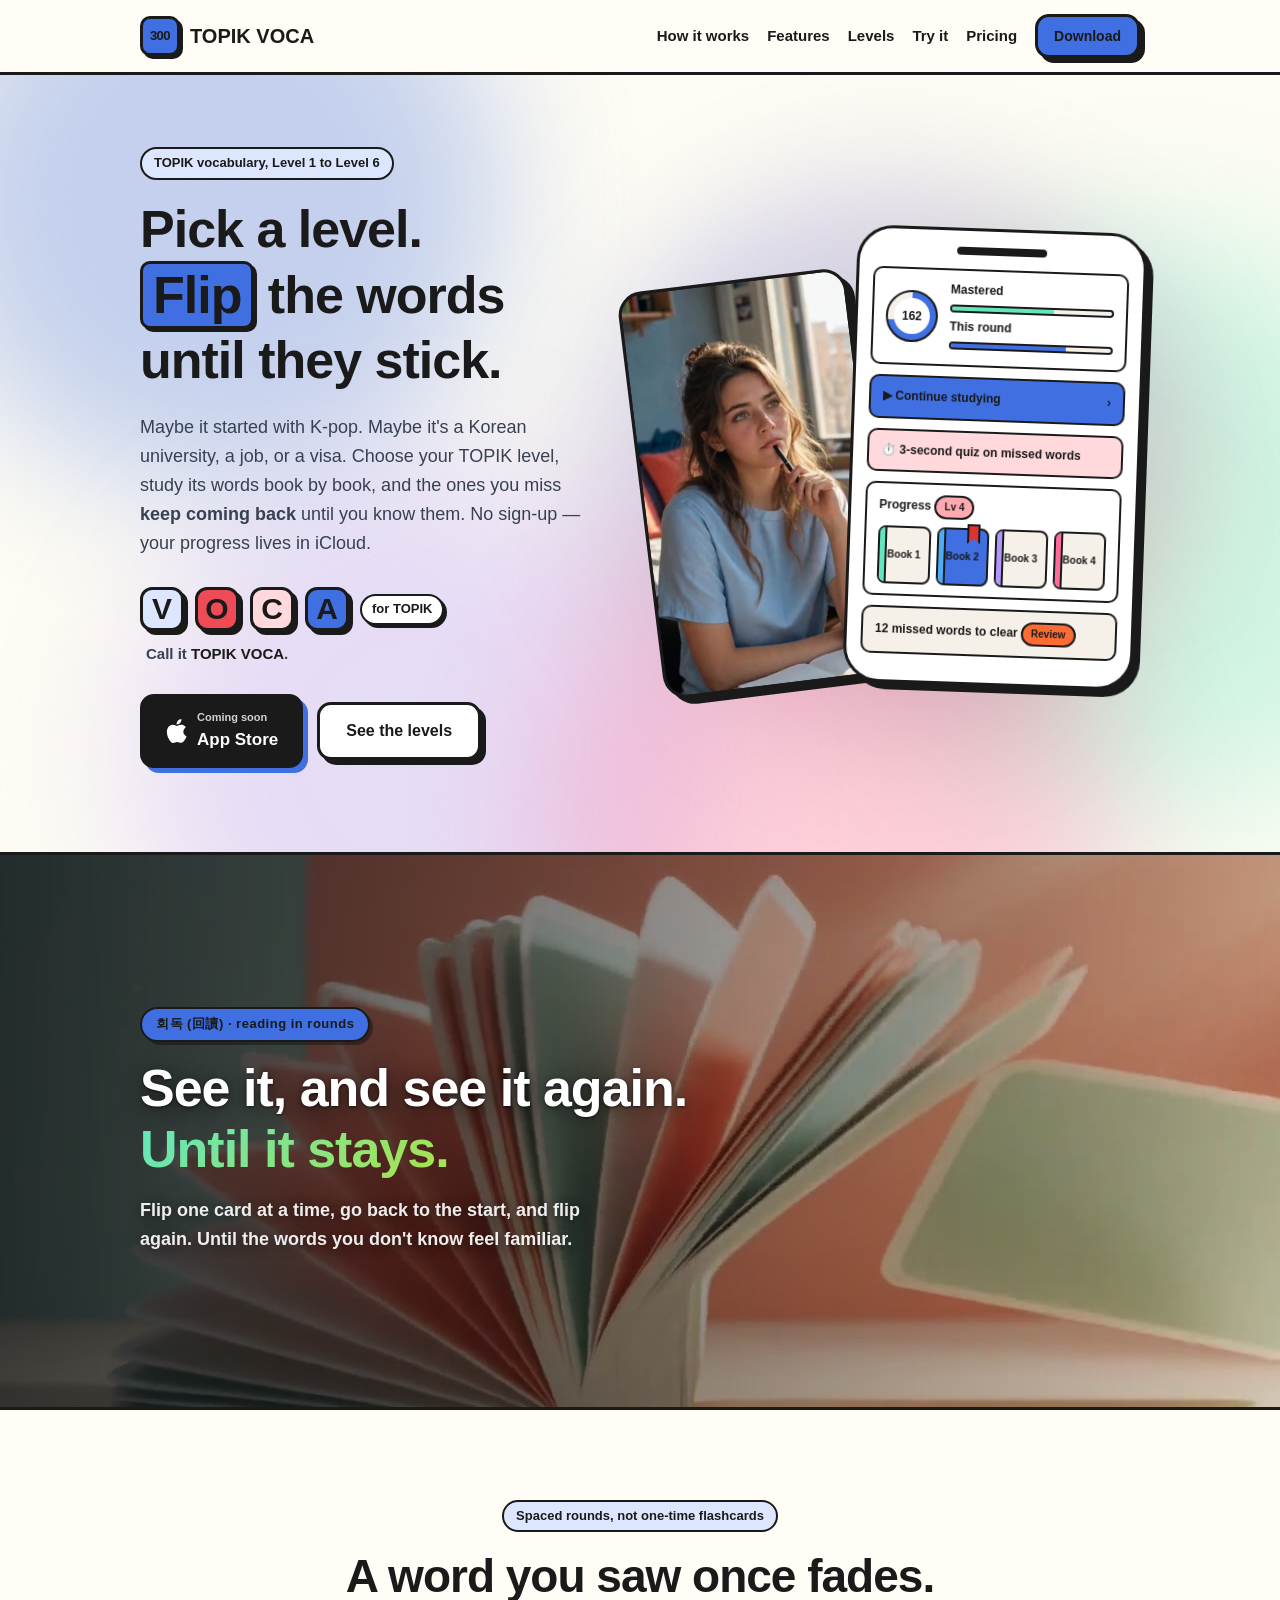
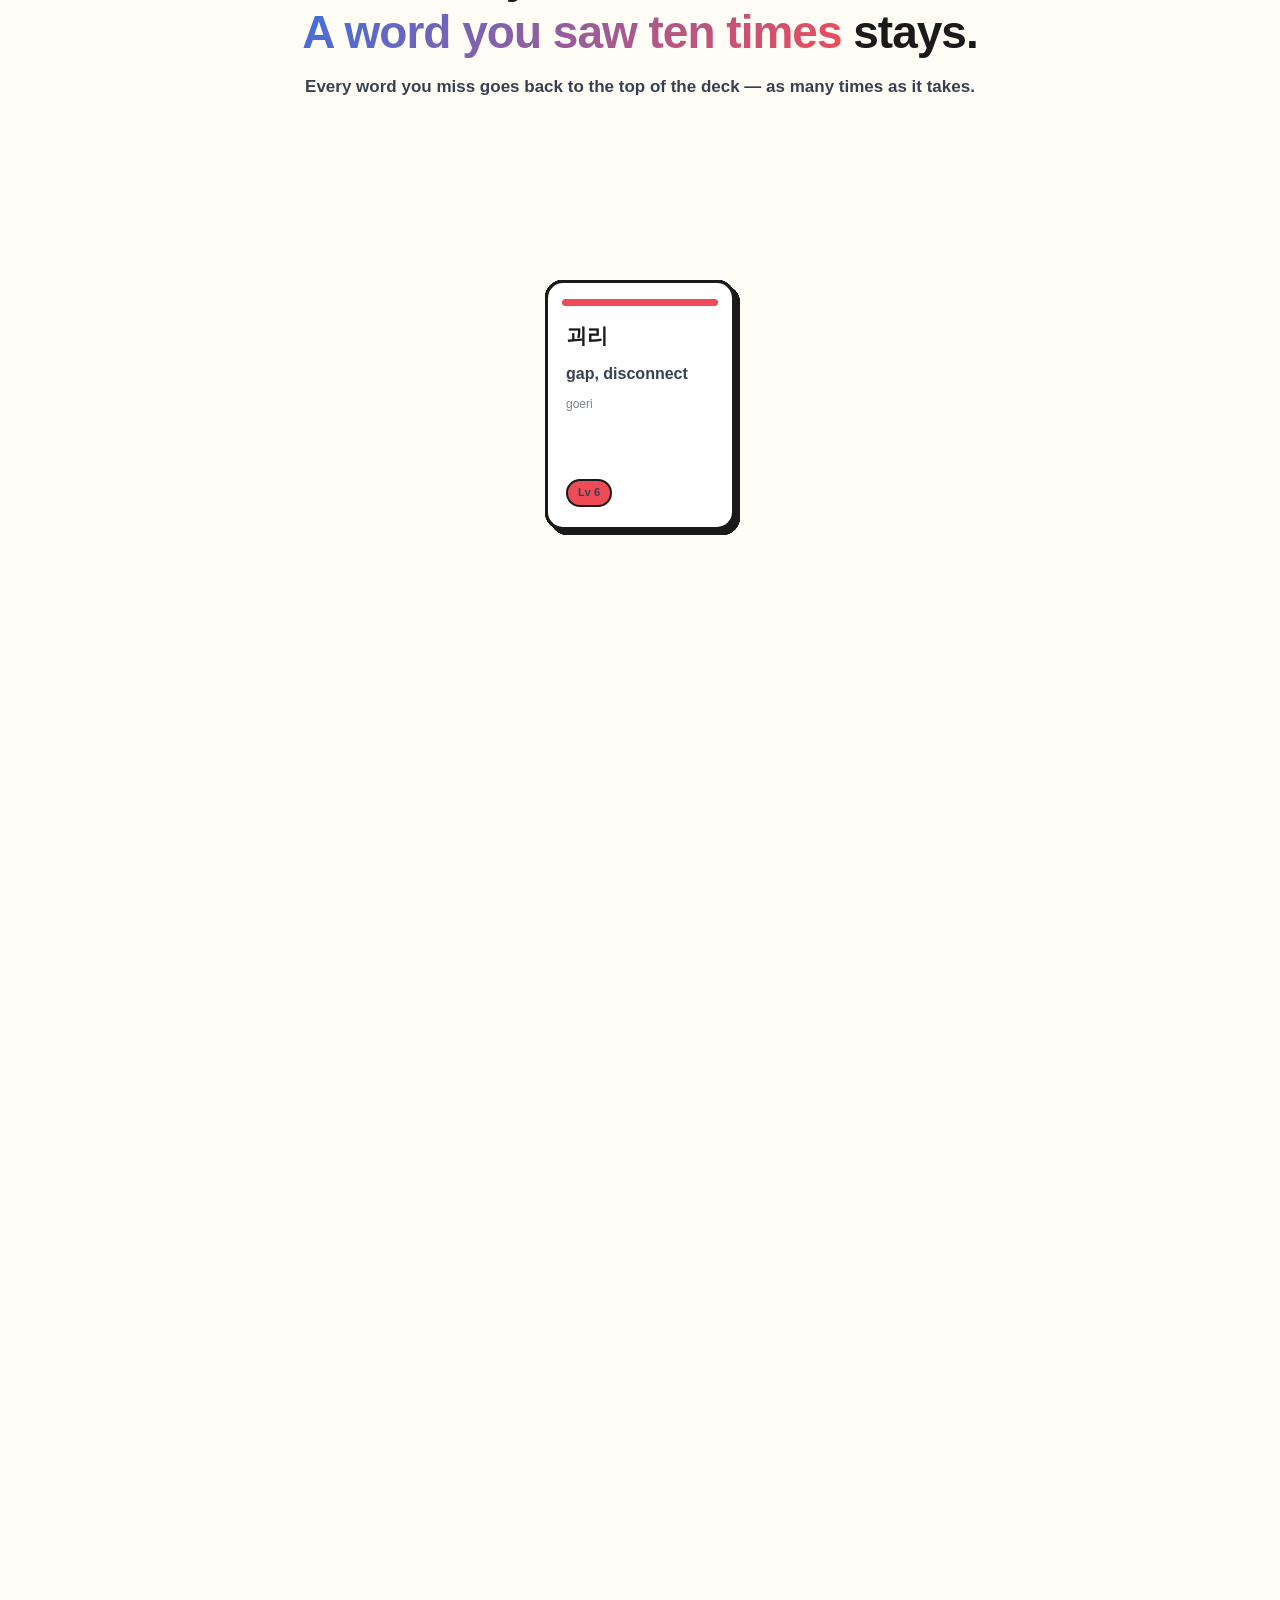
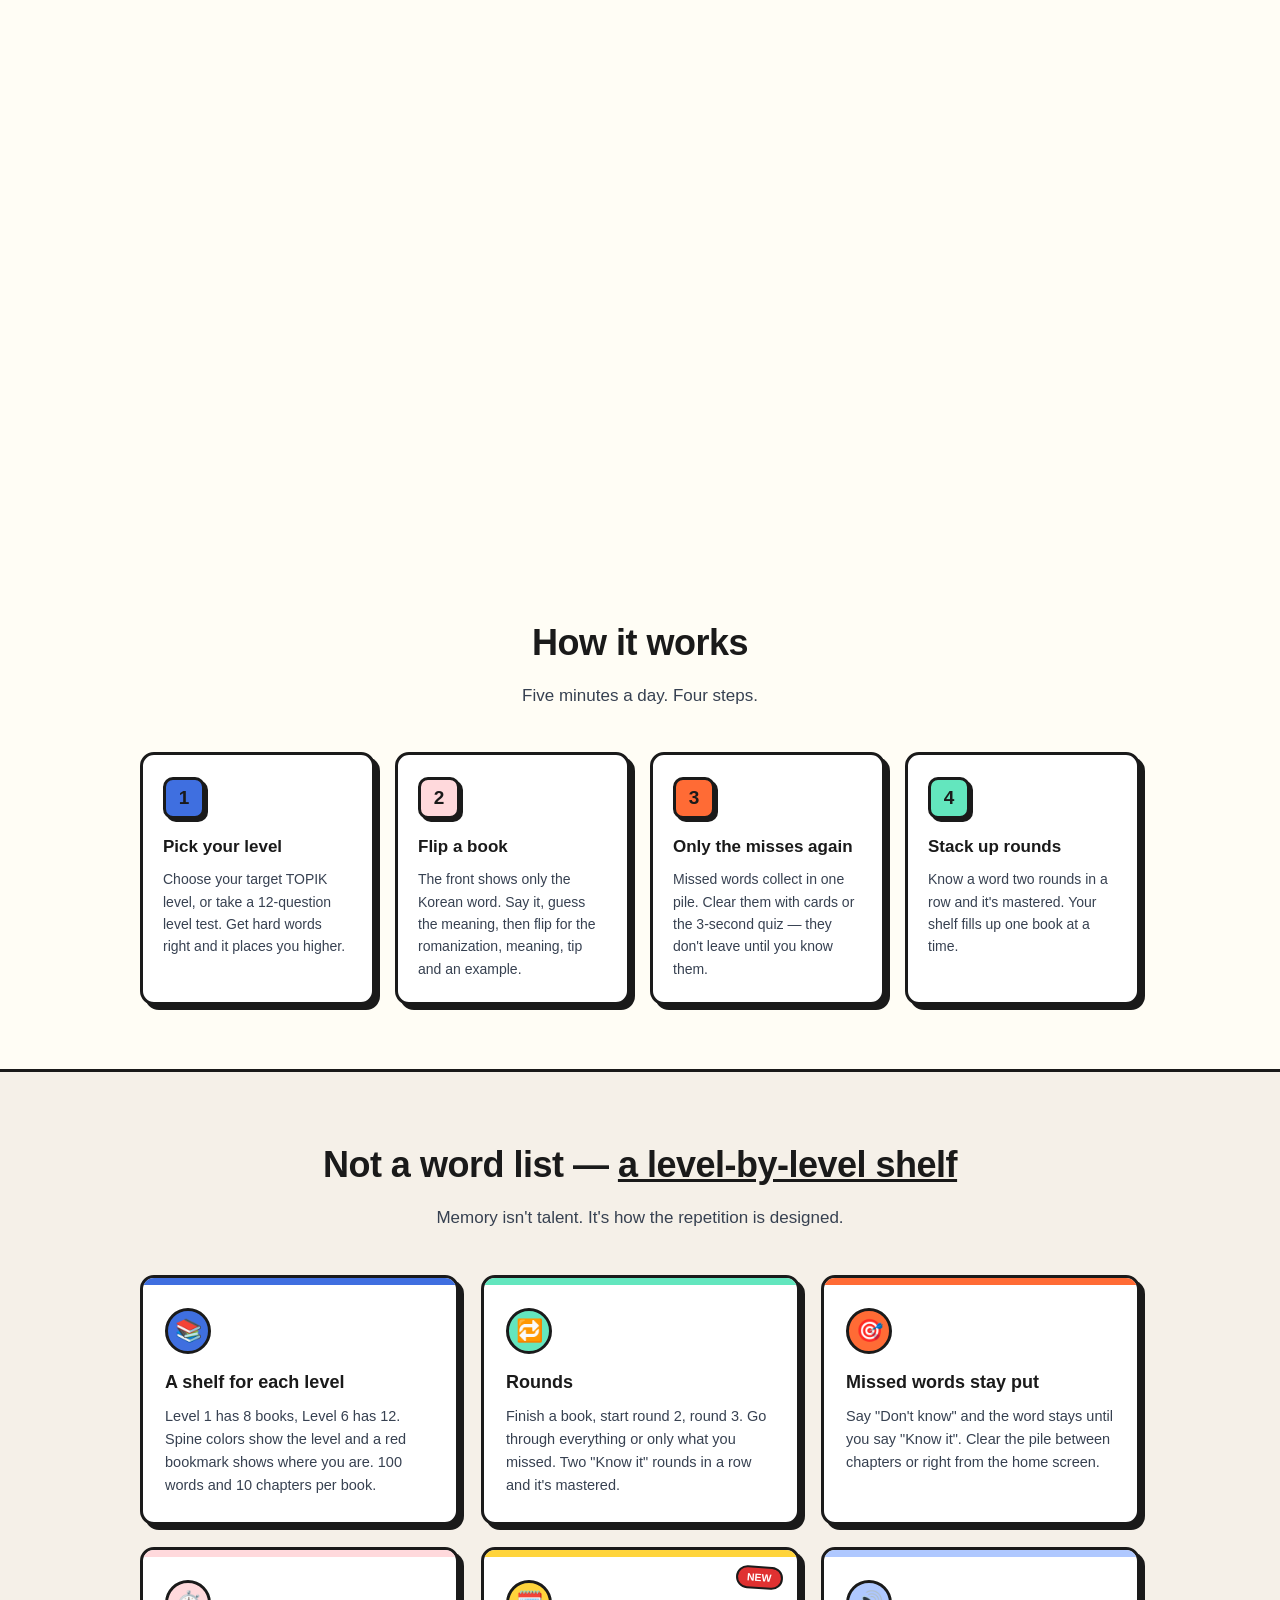
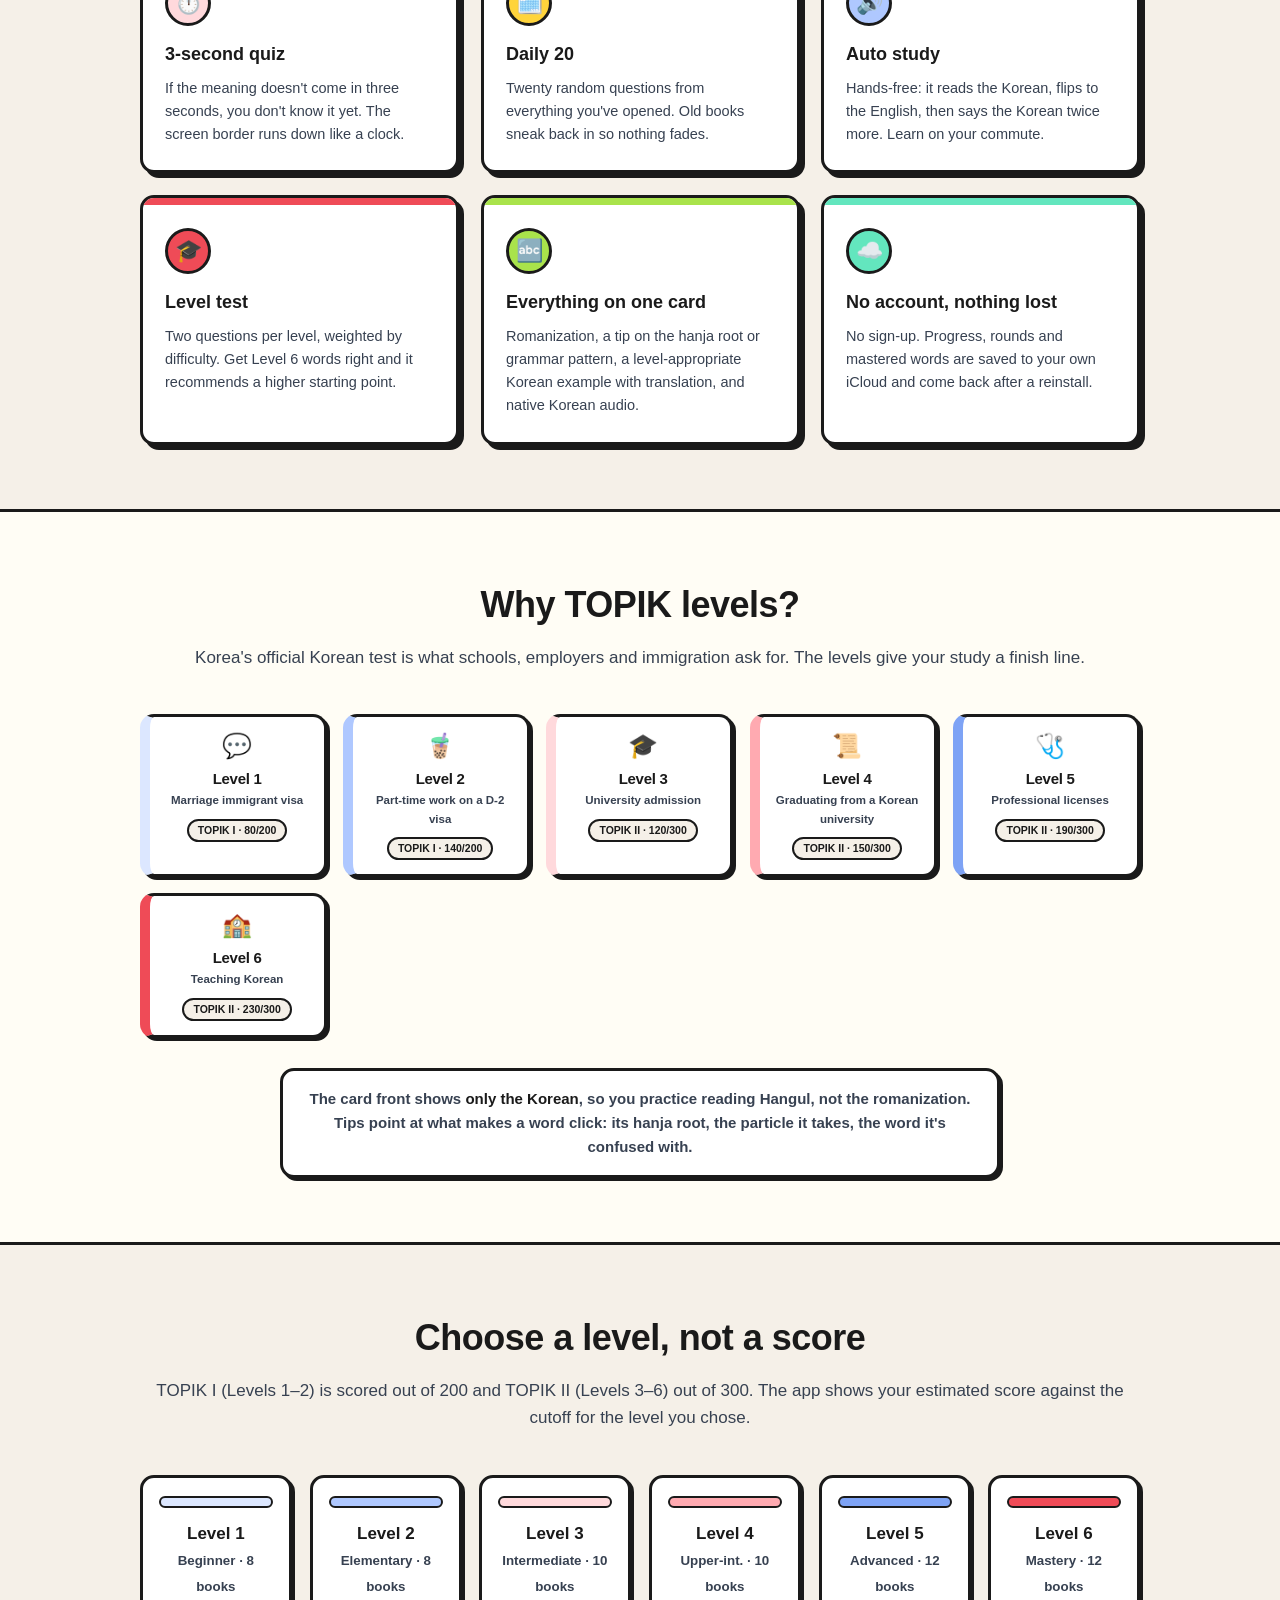
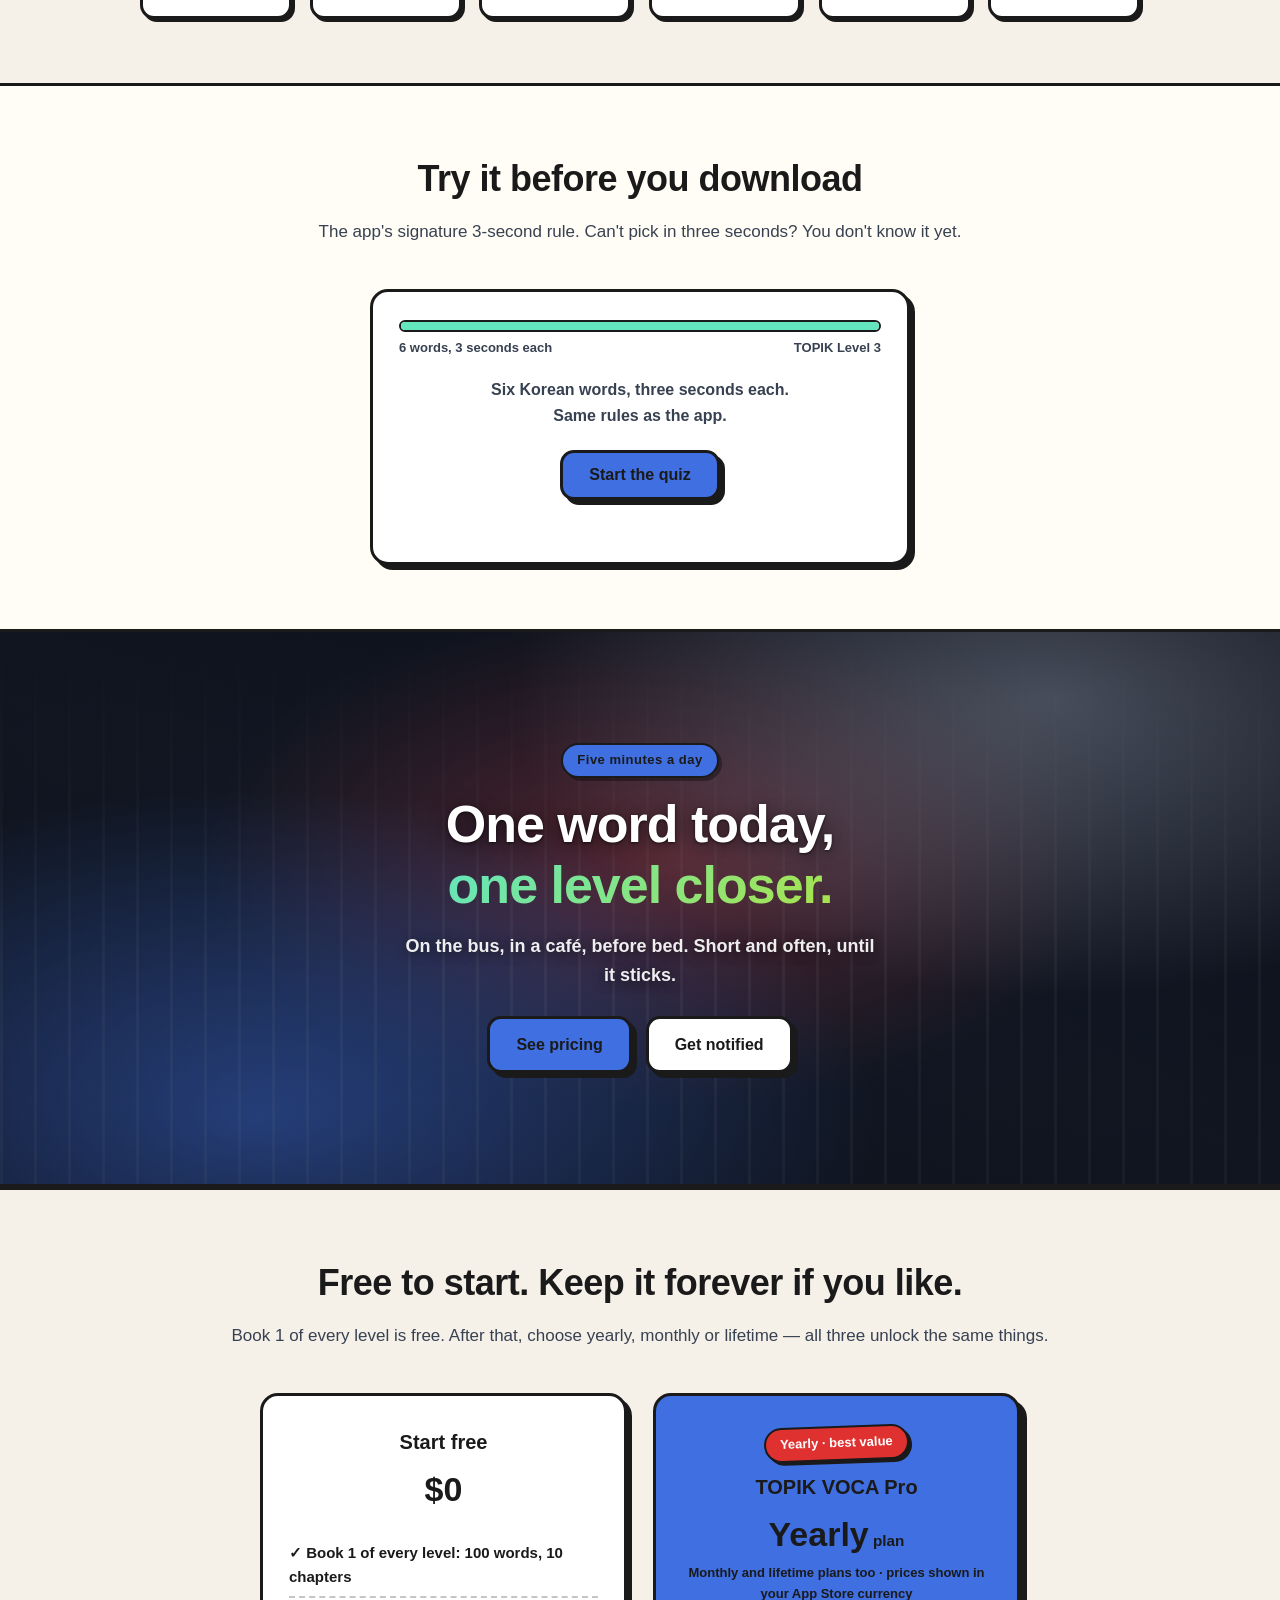
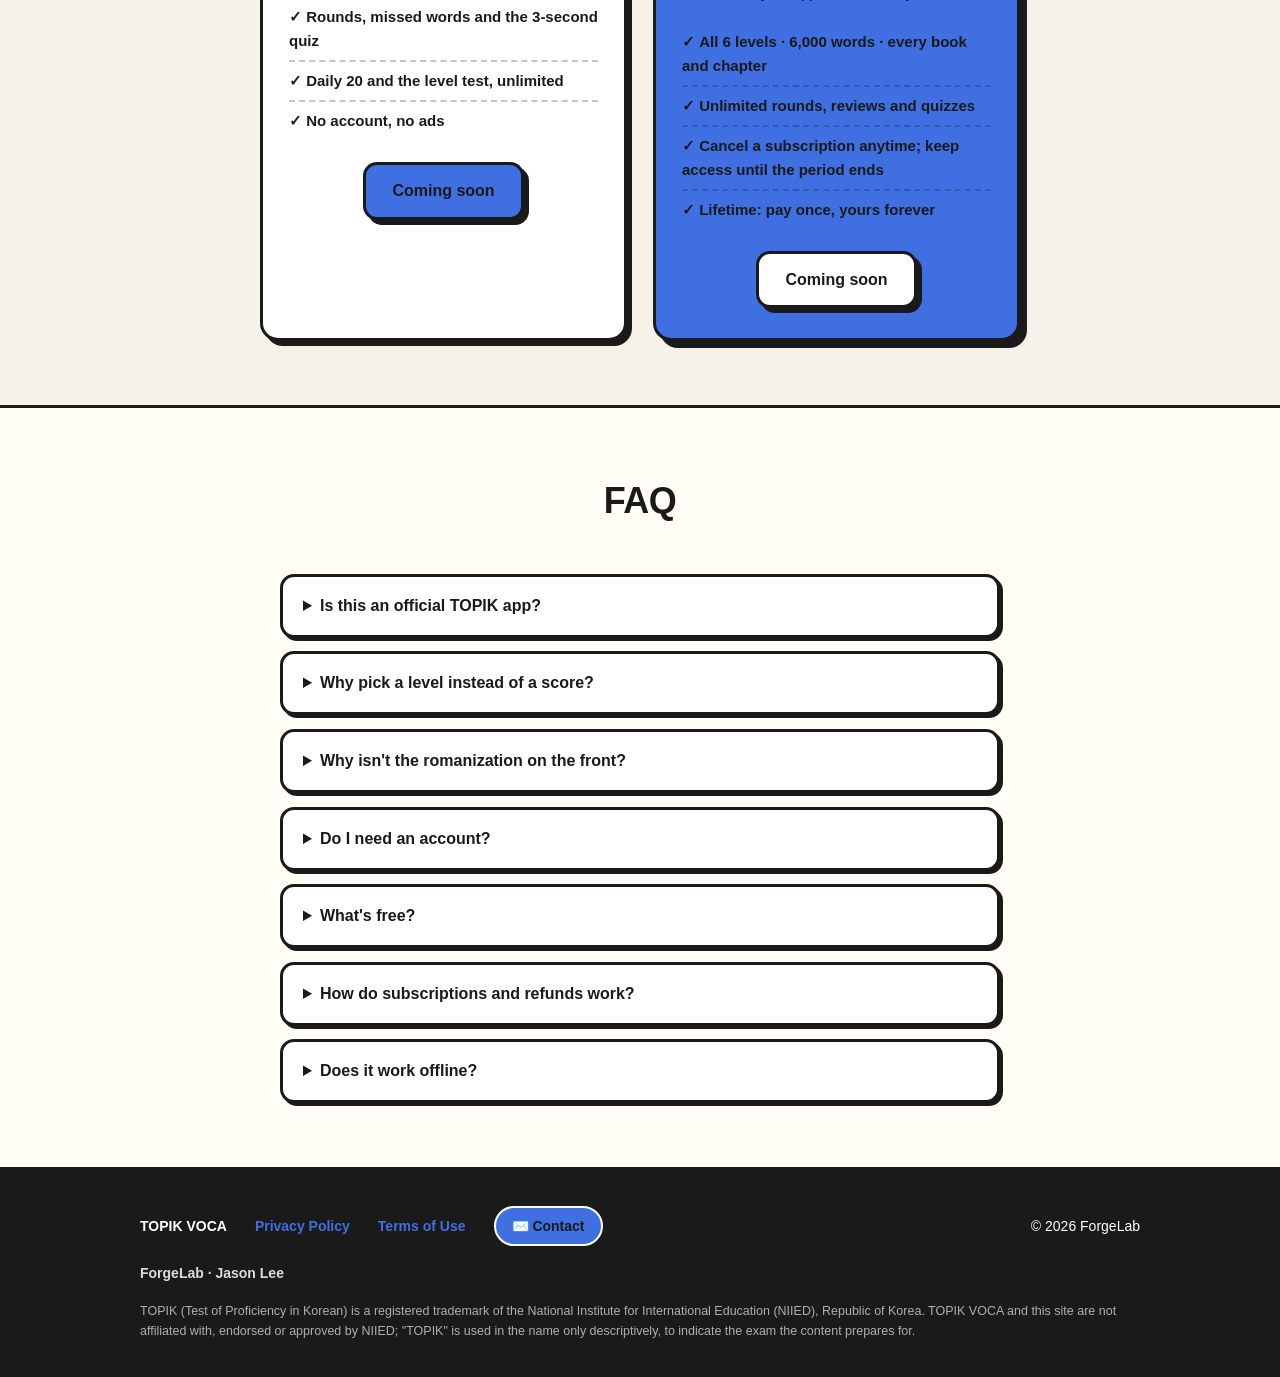
<file: docs/index.html>
<!DOCTYPE html>
<html lang="en">
<head>
<meta charset="UTF-8" />
<meta name="viewport" content="width=device-width, initial-scale=1.0" />
<title>TOPIK VOCA — Korean vocabulary for the TOPIK, one round at a time</title>
<meta name="description" content="TOPIK VOCA is a Korean vocabulary app for TOPIK learners. Pick your target level from 1 to 6, flip Korean word cards, and keep only the words you miss coming back until they stick. No sign-up; progress syncs with iCloud." />
<meta property="og:title" content="TOPIK VOCA — Korean vocabulary for the TOPIK" />
<meta property="og:description" content="Pick a TOPIK level, flip Korean word cards, and review only the words you miss until they stick." />
<meta property="og:type" content="website" />
<meta property="og:url" content="https://jsonpassion.github.io/K300/" />
<link rel="canonical" href="https://jsonpassion.github.io/K300/" />
<link rel="icon" href="data:image/svg+xml,%3Csvg xmlns='http://www.w3.org/2000/svg' viewBox='0 0 64 64'%3E%3Crect x='4' y='4' width='56' height='56' rx='12' fill='%23FFFFFF' stroke='%231A1A1A' stroke-width='5'/%3E%3Cpath d='M16 32a16 16 0 0 1 32 0a8 8 0 0 1-16 0a8 8 0 0 0-16 0z' fill='%23EF4B57'/%3E%3Cpath d='M48 32a16 16 0 0 1-32 0a8 8 0 0 0 16 0a8 8 0 0 1 16 0z' fill='%233F6FE0'/%3E%3C/svg%3E" />
<link rel="stylesheet" href="styles.css" />
</head>
<body>
<script>document.documentElement.classList.add('js');</script>

<!-- Soft drifting aurora + grain (atmosphere behind everything) -->
<div class="aurora" aria-hidden="true">
  <span class="blob b-blue"></span>
  <span class="blob b-mint"></span>
  <span class="blob b-lav"></span>
  <span class="blob b-pink"></span>
</div>
<div class="grain" aria-hidden="true"></div>

<!-- ======================= NAV ======================= -->
<nav class="nav">
  <div class="nav-inner">
    <a class="logo" href="#">
      <span class="logo-block">300</span> TOPIK VOCA
    </a>
    <div class="nav-links">
      <a href="#how">How it works</a>
      <a href="#features">Features</a>
      <a href="#levels">Levels</a>
      <a href="#demo">Try it</a>
      <a href="#pricing">Pricing</a>
      <a class="nb-btn nav-cta" href="#download">Download</a>
    </div>
  </div>
</nav>

<!-- ======================= HERO ======================= -->
<header class="hero wrap" id="download">
  <div data-reveal="up">
    <span class="nb-tag" style="background: #DCE7FF; margin-bottom: 18px;">TOPIK vocabulary, Level 1 to Level 6</span>
    <h1>Pick a level.<br /><span class="hl">Flip</span> the words<br />until they stick.</h1>
    <p class="sub">
      Maybe it started with K-pop. Maybe it's a Korean university, a job, or a visa.
      Choose your TOPIK level, study its words book by book, and the ones you miss
      <strong>keep coming back</strong> until you know them. No sign-up — your progress lives in iCloud.
    </p>
    <div class="kr-brand" aria-label="TOPIK VOCA">
      <span class="kk" style="background: #DCE7FF;">V</span>
      <span class="kk" style="background: #EF4B57;">O</span>
      <span class="kk" style="background: #FFD9DC;">C</span>
      <span class="kk" style="background: #3F6FE0;">A</span>
      <span class="kk-for">for TOPIK</span>
      <span class="kr-brand-label">Call it <strong>TOPIK VOCA</strong>.</span>
    </div>
    <div class="hero-ctas">
      <span class="store-badge soon" aria-label="Coming soon to the App Store">
        <svg width="22" height="26" viewBox="0 0 22 26" fill="currentColor" aria-hidden="true"><path d="M18.3 13.8c0-3 2.5-4.5 2.6-4.6-1.4-2.1-3.6-2.4-4.4-2.4-1.9-.2-3.7 1.1-4.6 1.1-1 0-2.4-1.1-4-1.1-2 0-3.9 1.2-5 3-2.1 3.7-.5 9.1 1.5 12.1 1 1.5 2.2 3.1 3.8 3 1.5-.1 2.1-1 4-1s2.4 1 4 .9c1.7 0 2.7-1.5 3.7-3 1.2-1.7 1.6-3.4 1.7-3.5-.1 0-3.2-1.2-3.3-4.5zM15.2 4.8c.8-1 1.4-2.4 1.2-3.8-1.2.1-2.7.8-3.5 1.8-.8.9-1.5 2.3-1.3 3.7 1.4.1 2.8-.7 3.6-1.7z"/></svg>
        <span><small>Coming soon</small><span class="big">App Store</span></span>
      </span>
      <a class="nb-btn secondary" href="#levels">See the levels</a>
    </div>
  </div>

  <div class="hero-visual" data-reveal="zoom">
  <div class="glow" aria-hidden="true"></div>
  <div class="reel" aria-hidden="false">
    <video autoplay muted loop playsinline preload="metadata" poster="assets/video/onboarding-loop.jpg"
           aria-label="Blanking on yesterday's Korean words, reviewing them card by card in rounds, then smiling when they finally stick">
      <source src="assets/video/onboarding-loop.mp4" type="video/mp4" />
    </video>
  </div>
  <div class="phone" aria-hidden="true">
    <div class="notch"></div>
    <div class="mock-row score">
      <div class="mock-ring"><span>162</span></div>
      <div class="mock-bars">
        Mastered <div class="mock-bar"><i style="width:64%; background: var(--mint);"></i></div>
        This round <div class="mock-bar"><i style="width:72%; background: #3F6FE0;"></i></div>
      </div>
    </div>
    <div class="mock-row mock-cta">▶ Continue studying <span>›</span></div>
    <div class="mock-row" style="background: #FFD9DC;">⏱️ 3-second quiz on missed words</div>
    <div class="mock-row">
      Progress <span class="mock-chip" style="background: #FFAAB1;">Lv 4</span>
      <div class="mock-books" style="margin-top:8px;">
        <div class="mock-book">Book 1</div>
        <div class="mock-book reading b2">Book 2</div>
        <div class="mock-book b3">Book 3</div>
        <div class="mock-book b4">Book 4</div>
      </div>
    </div>
    <div class="mock-row" style="background: var(--surface);">12 missed words to clear <span class="mock-chip" style="background: var(--coral);">Review</span></div>
  </div>
  </div>
</header>

<!-- ======================= STATEMENT BAND 1 ======================= -->
<section class="cinema" id="film" aria-label="Rounds">
  <video autoplay muted loop playsinline preload="metadata" poster="assets/video/hero-fan.jpg">
    <source src="assets/video/hero-fan.mp4" type="video/mp4" />
  </video>
  <div class="scrim"></div>
  <div class="cinema-inner">
    <div class="cinema-copy">
      <span class="kicker"><span lang="ko">회독</span> (<span lang="zh">回讀</span>) · reading in rounds</span>
      <h2>See it, and see it again.<br /><span class="film-hl">Until it stays.</span></h2>
      <p>Flip one card at a time, go back to the start, and flip again. Until the words you don't know feel familiar.</p>
    </div>
  </div>
</section>

<!-- ======================= STORY: scroll-linked card fan ======================= -->
<section class="fan" id="story">
  <div class="fan-inner">
    <div class="fan-copy">
      <span class="nb-tag" style="background: #DCE7FF;">Spaced rounds, not one-time flashcards</span>
      <h2>A word you saw once fades.<br /><em>A word you saw ten times</em> stays.</h2>
      <p>Every word you miss goes back to the top of the deck — as many times as it takes.</p>
    </div>
    <div class="fan-stage">
      <div class="fan-deck" id="fanDeck">
        <article class="fan-card" style="--a:-26deg; --x:-340px; --y:34px;">
          <div class="fc-strip" style="background: #DCE7FF;"></div>
          <b lang="ko">가족</b><span>family</span><i>gajok</i>
          <span class="fc-badge" style="background: #DCE7FF;">Lv 1</span>
        </article>
        <article class="fan-card" style="--a:-15deg; --x:-196px; --y:8px;">
          <div class="fc-strip" style="background: #AFC8FF;"></div>
          <b lang="ko">약속</b><span>appointment</span><i>yaksok</i>
          <span class="fc-badge" style="background: #AFC8FF;">Lv 2</span>
        </article>
        <article class="fan-card" style="--a:-5deg; --x:-66px; --y:-6px;">
          <div class="fc-strip" style="background: #FFD9DC;"></div>
          <b lang="ko">영향</b><span>influence</span><i>yeonghyang</i>
          <span class="fc-badge" style="background: #FFD9DC;">Lv 3</span>
        </article>
        <article class="fan-card" style="--a:5deg; --x:66px; --y:-6px;">
          <div class="fc-strip" style="background: #FFAAB1;"></div>
          <b lang="ko">극복하다</b><span>to overcome</span><i>geukbokada</i>
          <span class="fc-badge" style="background: #FFAAB1;">Lv 4</span>
        </article>
        <article class="fan-card" style="--a:15deg; --x:196px; --y:8px;">
          <div class="fc-strip" style="background: #7EA3F5;"></div>
          <b lang="ko">초래하다</b><span>to bring about</span><i>choraehada</i>
          <span class="fc-badge" style="background: #7EA3F5;">Lv 5</span>
        </article>
        <article class="fan-card" style="--a:26deg; --x:340px; --y:34px;">
          <div class="fc-strip" style="background: #EF4B57;"></div>
          <b lang="ko">괴리</b><span>gap, disconnect</span><i>goeri</i>
          <span class="fc-badge" style="background: #EF4B57;">Lv 6</span>
        </article>
      </div>
    </div>
  </div>
</section>

<!-- ======================= HOW IT WORKS ======================= -->
<section id="how">
  <div class="wrap">
    <div class="sec-head">
      <h2>How it works</h2>
      <p>Five minutes a day. Four steps.</p>
    </div>
    <div class="steps">
      <div class="step"><div class="step-num" style="background: #3F6FE0;">1</div><h3>Pick your level</h3>
        <p>Choose your target TOPIK level, or take a 12-question level test. Get hard words right and it places you higher.</p></div>
      <div class="step"><div class="step-num" style="background: #FFD9DC;">2</div><h3>Flip a book</h3>
        <p>The front shows only the Korean word. Say it, guess the meaning, then flip for the romanization, meaning, tip and an example.</p></div>
      <div class="step"><div class="step-num" style="background: var(--coral);">3</div><h3>Only the misses again</h3>
        <p>Missed words collect in one pile. Clear them with cards or the 3-second quiz — they don't leave until you know them.</p></div>
      <div class="step"><div class="step-num" style="background: var(--mint);">4</div><h3>Stack up rounds</h3>
        <p>Know a word two rounds in a row and it's mastered. Your shelf fills up one book at a time.</p></div>
    </div>
  </div>
</section>

<!-- ======================= FEATURES ======================= -->
<section id="features" class="alt">
  <div class="wrap">
    <div class="sec-head">
      <h2>Not a word list — <u>a level-by-level shelf</u></h2>
      <p>Memory isn't talent. It's how the repetition is designed.</p>
    </div>
    <div class="grid">
      <div class="feature"><div class="strip" style="background: #3F6FE0;"></div><div class="icon" style="background: #3F6FE0;">📚</div><h3>A shelf for each level</h3>
        <p>Level 1 has 8 books, Level 6 has 12. Spine colors show the level and a red bookmark shows where you are. 100 words and 10 chapters per book.</p></div>
      <div class="feature"><div class="strip" style="background: var(--mint);"></div><div class="icon" style="background: var(--mint);">🔁</div><h3>Rounds</h3>
        <p>Finish a book, start round 2, round 3. Go through everything or only what you missed. Two "Know it" rounds in a row and it's mastered.</p></div>
      <div class="feature"><div class="strip" style="background: var(--coral);"></div><div class="icon" style="background: var(--coral);">🎯</div><h3>Missed words stay put</h3>
        <p>Say "Don't know" and the word stays until you say "Know it". Clear the pile between chapters or right from the home screen.</p></div>
      <div class="feature"><div class="strip" style="background: #FFD9DC;"></div><div class="icon" style="background: #FFD9DC;">⏱️</div><h3>3-second quiz</h3>
        <p>If the meaning doesn't come in three seconds, you don't know it yet. The screen border runs down like a clock.</p></div>
      <div class="feature"><span class="new-flag">NEW</span><div class="strip" style="background: var(--yellow);"></div><div class="icon" style="background: var(--yellow);">🗓️</div><h3>Daily 20</h3>
        <p>Twenty random questions from everything you've opened. Old books sneak back in so nothing fades.</p></div>
      <div class="feature"><div class="strip" style="background: #AFC8FF;"></div><div class="icon" style="background: #AFC8FF;">🔊</div><h3>Auto study</h3>
        <p>Hands-free: it reads the Korean, flips to the English, then says the Korean twice more. Learn on your commute.</p></div>
      <div class="feature"><div class="strip" style="background: #EF4B57;"></div><div class="icon" style="background: #EF4B57;">🎓</div><h3>Level test</h3>
        <p>Two questions per level, weighted by difficulty. Get Level 6 words right and it recommends a higher starting point.</p></div>
      <div class="feature"><div class="strip" style="background: var(--lime);"></div><div class="icon" style="background: var(--lime);">🔤</div><h3>Everything on one card</h3>
        <p>Romanization, a tip on the hanja root or grammar pattern, a level-appropriate Korean example with translation, and native Korean audio.</p></div>
      <div class="feature"><div class="strip" style="background: var(--mint);"></div><div class="icon" style="background: var(--mint);">☁️</div><h3>No account, nothing lost</h3>
        <p>No sign-up. Progress, rounds and mastered words are saved to your own iCloud and come back after a reinstall.</p></div>
    </div>
  </div>
</section>

<!-- ======================= WHY TOPIK ======================= -->
<section id="topics">
  <div class="wrap">
    <div class="sec-head">
      <h2>Why TOPIK levels?</h2>
      <p>Korea's official Korean test is what schools, employers and immigration ask for. The levels give your study a finish line.</p>
    </div>
    <div class="topics">
      <div class="topic" style="border-left-color: #DCE7FF;"><div class="t-icon" aria-hidden="true">💬</div><h4>Level 1</h4><small>Marriage immigrant visa</small><span class="t-count">TOPIK I · 80/200</span></div>
      <div class="topic" style="border-left-color: #AFC8FF;"><div class="t-icon" aria-hidden="true">🧋</div><h4>Level 2</h4><small>Part-time work on a D-2 visa</small><span class="t-count">TOPIK I · 140/200</span></div>
      <div class="topic" style="border-left-color: #FFD9DC;"><div class="t-icon" aria-hidden="true">🎓</div><h4>Level 3</h4><small>University admission</small><span class="t-count">TOPIK II · 120/300</span></div>
      <div class="topic" style="border-left-color: #FFAAB1;"><div class="t-icon" aria-hidden="true">📜</div><h4>Level 4</h4><small>Graduating from a Korean university</small><span class="t-count">TOPIK II · 150/300</span></div>
      <div class="topic" style="border-left-color: #7EA3F5;"><div class="t-icon" aria-hidden="true">🩺</div><h4>Level 5</h4><small>Professional licenses</small><span class="t-count">TOPIK II · 190/300</span></div>
      <div class="topic" style="border-left-color: #EF4B57;"><div class="t-icon" aria-hidden="true">🏫</div><h4>Level 6</h4><small>Teaching Korean</small><span class="t-count">TOPIK II · 230/300</span></div>
    </div>
    <p class="topics-note">
      The card front shows <strong>only the Korean</strong>, so you practice reading Hangul, not the romanization.
      Tips point at what makes a word click: its hanja root, the particle it takes, the word it's confused with.
    </p>
  </div>
</section>

<!-- ======================= LEVELS ======================= -->
<section id="levels" class="alt">
  <div class="wrap">
    <div class="sec-head">
      <h2>Choose a level, not a score</h2>
      <p>TOPIK I (Levels 1–2) is scored out of 200 and TOPIK II (Levels 3–6) out of 300. The app shows your estimated score against the cutoff for the level you chose.</p>
    </div>
    <div class="levels levels-6">
      <div class="level"><div class="chip" style="background: #DCE7FF;"></div><h4>Level 1</h4><small>Beginner · 8 books</small></div>
      <div class="level"><div class="chip" style="background: #AFC8FF;"></div><h4>Level 2</h4><small>Elementary · 8 books</small></div>
      <div class="level"><div class="chip" style="background: #FFD9DC;"></div><h4>Level 3</h4><small>Intermediate · 10 books</small></div>
      <div class="level"><div class="chip" style="background: #FFAAB1;"></div><h4>Level 4</h4><small>Upper-int. · 10 books</small></div>
      <div class="level"><div class="chip" style="background: #7EA3F5;"></div><h4>Level 5</h4><small>Advanced · 12 books</small></div>
      <div class="level"><div class="chip" style="background: #EF4B57;"></div><h4>Level 6</h4><small>Mastery · 12 books</small></div>
    </div>
  </div>
</section>

<!-- ======================= LIVE DEMO ======================= -->
<section id="demo">
  <div class="wrap">
    <div class="sec-head">
      <h2>Try it before you download</h2>
      <p>The app's signature 3-second rule. Can't pick in three seconds? You don't know it yet.</p>
    </div>
    <div class="demo-card">
      <div class="demo-timer" id="demoTimer"><i id="demoTimerFill"></i></div>
      <div class="demo-meta"><span id="demoCount">6 words, 3 seconds each</span><span id="demoTag">TOPIK Level 3</span></div>
      <div id="demoStage" class="demo-center">
        <p style="color: var(--body); font-weight: 700; margin: 18px 0 22px;">Six Korean words, three seconds each.<br />Same rules as the app.</p>
        <button class="nb-btn" id="demoStart">Start the quiz</button>
      </div>
      <p class="demo-note" id="demoNote"></p>
    </div>
  </div>
</section>

<!-- ======================= STATEMENT BAND 2 ======================= -->
<section class="cinema center" id="closing" aria-label="Start now">
  <div class="cinema-art art-b" aria-hidden="true"></div>
  <div class="scrim"></div>
  <div class="cinema-inner">
    <div class="cinema-copy">
      <span class="kicker">Five minutes a day</span>
      <h2>One word today,<br /><span class="film-hl">one level closer.</span></h2>
      <p>On the bus, in a café, before bed. Short and often, until it sticks.</p>
      <div class="cinema-ctas">
        <a class="nb-btn" href="#pricing">See pricing</a>
        <a class="nb-btn secondary" href="#download">Get notified</a>
      </div>
    </div>
  </div>
</section>

<!-- ======================= PRICING ======================= -->
<section id="pricing" class="alt">
  <div class="wrap">
    <div class="sec-head">
      <h2>Free to start. Keep it forever if you like.</h2>
      <p>Book 1 of every level is free. After that, choose yearly, monthly or lifetime — all three unlock the same things.</p>
    </div>
    <div class="pricing">
      <div class="price-card">
        <h3>Start free</h3>
        <div class="price">$0</div>
        <ul>
          <li>Book 1 of every level: 100 words, 10 chapters</li>
          <li>Rounds, missed words and the 3-second quiz</li>
          <li>Daily 20 and the level test, unlimited</li>
          <li>No account, no ads</li>
        </ul>
        <a class="nb-btn" href="#download" style="margin-top: 22px;">Coming soon</a>
      </div>
      <div class="price-card hot">
        <span class="sale-badge">Yearly · best value</span>
        <h3>TOPIK VOCA Pro</h3>
        <div class="price">Yearly<span style="font-size:0.45em; font-weight:800;"> plan</span></div>
        <div class="price-note">Monthly and lifetime plans too · prices shown in your App Store currency</div>
        <ul>
          <li>All 6 levels · 6,000 words · every book and chapter</li>
          <li>Unlimited rounds, reviews and quizzes</li>
          <li>Cancel a subscription anytime; keep access until the period ends</li>
          <li>Lifetime: pay once, yours forever</li>
        </ul>
        <a class="nb-btn secondary" href="#download" style="margin-top: 22px;">Coming soon</a>
      </div>
    </div>
  </div>
</section>

<!-- ======================= FAQ ======================= -->
<section>
  <div class="wrap">
    <div class="sec-head"><h2>FAQ</h2></div>
    <div class="faq">
      <details><summary>Is this an official TOPIK app?</summary>
        <p>No. TOPIK VOCA is an independent study tool made by ForgeLab. TOPIK is a registered trademark of the National Institute for International Education (NIIED), which administers the test, and this app is not affiliated with, endorsed or approved by NIIED. "TOPIK" appears in the app's name only descriptively, to indicate the exam the content prepares for. All content is original and contains no real test questions.</p></details>
      <details><summary>Why pick a level instead of a score?</summary>
        <p>TOPIK doesn't give one number on one scale: TOPIK I (Levels 1–2) is scored out of 200 and TOPIK II (Levels 3–6) out of 300, and each level has its own cutoff. So the app lets you choose the level you're aiming for and tracks your estimated score against that level's cutoff. You can switch levels anytime; progress is saved per level.</p></details>
      <details><summary>Why isn't the romanization on the front?</summary>
        <p>So you read Hangul. The front shows only the Korean word; flip it to see the romanization, English meaning, a tip and an example sentence. Romanization is a crutch for pronunciation, not something to read instead of Korean.</p></details>
      <details><summary>Do I need an account?</summary>
        <p>No. Your study data is stored in your own iCloud, purchases go through your Apple Account, and nothing is stored on our servers.</p></details>
      <details><summary>What's free?</summary>
        <p><strong>Book 1 of every level (10 chapters, 100 words)</strong>, with every feature: rounds, missed-word reviews, the 3-second quiz, Daily 20 and the level test. Books 2 and up need a yearly, monthly or lifetime plan — all three unlock the same content.</p></details>
      <details><summary>How do subscriptions and refunds work?</summary>
        <p>Yearly and monthly plans renew automatically until you cancel in Settings › Apple Account › Subscriptions; you keep access until the end of the paid period. Lifetime is a one-time purchase. Refunds follow Apple's policy and can be requested at <a href="https://reportaproblem.apple.com">reportaproblem.apple.com</a>.</p></details>
      <details><summary>Does it work offline?</summary>
        <p>Yes. Words are cached on your device after the first download.</p></details>
    </div>
  </div>
</section>

<!-- ======================= FOOTER ======================= -->
<footer>
  <div class="wrap">
    <span style="font-weight: 900;">TOPIK VOCA</span>
    <a href="privacy.html">Privacy Policy</a>
    <a href="terms.html">Terms of Use</a>
    <a class="contact-btn" href="mailto:forgelab.aitech@gmail.com?subject=%5BTOPIK%20VOCA%5D%20Support">✉️ Contact</a>
    <span style="margin-left:auto;">© 2026 ForgeLab</span>
    <span class="biz">ForgeLab · Jason Lee</span>
    <span class="ets">TOPIK (Test of Proficiency in Korean) is a registered trademark of the National Institute for International Education (NIIED), Republic of Korea. TOPIK VOCA and this site are not affiliated with, endorsed or approved by NIIED; "TOPIK" is used in the name only descriptively, to indicate the exam the content prepares for.</span>
  </div>
</footer>

<script>
/* ---------- Scroll spy: highlight the nav link of the section in view ---------- */
(function () {
  var links = Array.prototype.slice.call(document.querySelectorAll('.nav-links a[href^="#"]'));
  var byId = {};
  links.forEach(function (a) { byId[a.getAttribute('href').slice(1)] = a; });

  var targets = Object.keys(byId)
    .map(function (id) { return document.getElementById(id); })
    .filter(Boolean);

  var observer = new IntersectionObserver(function (entries) {
    entries.forEach(function (entry) {
      if (!entry.isIntersecting) return;
      links.forEach(function (a) { a.classList.remove('active'); });
      var link = byId[entry.target.id];
      if (link) link.classList.add('active');
    });
  }, { rootMargin: '-40% 0px -55% 0px' });

  targets.forEach(function (t) { observer.observe(t); });
})();

/* ---------- Scroll reveals: tag groups, animate them in on enter ---------- */
(function () {
  if (!('IntersectionObserver' in window)) return;

  // Assign reveal variant + stagger index without touching the HTML.
  function tag(sel, variant, perRow) {
    var els = Array.prototype.slice.call(document.querySelectorAll(sel));
    els.forEach(function (el, i) {
      el.classList.add('reveal');
      var v = typeof variant === 'function' ? variant(i) : variant;
      el.classList.add(v);
      el.style.setProperty('--i', perRow ? (i % perRow) : i);
    });
    return els;
  }

  var groups = [].concat(
    tag('.sec-head', 'r-up'),
    tag('.step', 'r-up', 4),
    // features deal in from alternating sides, like a hand of cards
    tag('.feature', function (i) { return i % 2 ? 'r-right' : 'r-left'; }, 3),
    tag('.topic', 'r-up', 5),
    tag('.level', 'r-up', 4),
    tag('.shots > div', 'r-up', 3),
    tag('.price-card', 'r-up', 2),
    tag('.faq details', 'r-up', 1)
  );

  var io = new IntersectionObserver(function (entries) {
    entries.forEach(function (e) {
      if (e.isIntersecting) { e.target.classList.add('in'); io.unobserve(e.target); }
    });
  }, { rootMargin: '0px 0px -12% 0px', threshold: 0.15 });

  groups.forEach(function (el) { io.observe(el); });
})();

/* ---------- Play the film only while it is on screen ---------- */
(function () {
  var vids = Array.prototype.slice.call(document.querySelectorAll('.cinema video, .reel video'));
  if (!vids.length) return;
  var reduce = window.matchMedia('(prefers-reduced-motion: reduce)').matches;
  if (reduce) { vids.forEach(function (v) { v.pause(); v.removeAttribute('autoplay'); }); return; }
  if (!('IntersectionObserver' in window)) return;
  var io = new IntersectionObserver(function (entries) {
    entries.forEach(function (e) {
      var v = e.target;
      if (e.isIntersecting) { var p = v.play(); if (p && p.catch) p.catch(function () {}); }
      else { v.pause(); }
    });
  }, { threshold: 0.2 });
  vids.forEach(function (v) { io.observe(v); });
})();

/* ---------- Signature: scroll-linked card fan ---------- */
(function () {
  var section = document.getElementById('story');
  var deck = document.getElementById('fanDeck');
  if (!section || !deck) return;
  if (window.matchMedia('(prefers-reduced-motion: reduce)').matches) return;

  var ticking = false;
  function update() {
    ticking = false;
    var rect = section.getBoundingClientRect();
    var vh = window.innerHeight;
    // 0 while the sticky stage first pins, 1 as the track scrolls past.
    var travel = rect.height - vh;
    var p = travel > 0 ? (-rect.top) / travel : 0;
    p = Math.max(0, Math.min(1, p));
    // ease so the spread feels like it "settles" open
    var eased = 1 - Math.pow(1 - p, 2);
    deck.style.setProperty('--p', eased.toFixed(4));
  }
  function onScroll() {
    if (!ticking) { ticking = true; requestAnimationFrame(update); }
  }
  window.addEventListener('scroll', onScroll, { passive: true });
  window.addEventListener('resize', onScroll);
  update();
})();

/* ---------- 3-second quiz demo (same rules as the app's WordQuizView) ---------- */
(function () {
  var QUESTIONS = [
    { w: '영향',   o: ['influence', 'solution', 'comparison', 'cooperation'], a: 0 },
    { w: '기회',   o: ['plan', 'opportunity', 'result', 'culture'], a: 1 },
    { w: '줄이다', o: ['to increase', 'to solve', 'to reduce', 'to join'], a: 2 },
    { w: '대신',   o: ['especially', 'instead', 'gradually', 'already'], a: 1 },
    { w: '다양하다', o: ['to be quiet', 'to be diverse', 'to be kind', 'to be serious'], a: 1 },
    { w: '원인',   o: ['cause', 'society', 'economy', 'relationship'], a: 0 }
  ];
  var LIMIT = 3000, REVEAL = 900;

  var stage = document.getElementById('demoStage');
  var timer = document.getElementById('demoTimer');
  var fill = document.getElementById('demoTimerFill');
  var count = document.getElementById('demoCount');
  var note = document.getElementById('demoNote');
  var idx = 0, score = 0, timers = [];

  document.getElementById('demoStart').addEventListener('click', start);

  function clearTimers() { timers.forEach(clearTimeout); timers = []; }

  function start() {
    idx = 0; score = 0;
    note.textContent = '';
    show();
  }

  function resetBar() {
    timer.classList.remove('warn', 'hot');
    fill.style.transition = 'none';
    fill.style.width = '100%';
    void fill.offsetWidth; /* reflow, restarts the transition */
    fill.style.transition = 'width ' + LIMIT + 'ms linear';
    fill.style.width = '0%';
  }

  function show() {
    clearTimers();
    var q = QUESTIONS[idx];
    count.textContent = (idx + 1) + ' / ' + QUESTIONS.length;
    note.textContent = '';
    stage.classList.remove('demo-center');
    stage.innerHTML = '<div class="demo-word" lang="ko">' + q.w + '</div>' +
      q.o.map(function (opt, i) {
        return '<button class="demo-opt" data-i="' + i + '">' + opt + '</button>';
      }).join('');
    stage.querySelectorAll('.demo-opt').forEach(function (btn) {
      btn.addEventListener('click', function () { answer(parseInt(btn.dataset.i, 10)); });
    });
    resetBar();
    timers.push(setTimeout(function () { timer.classList.add('warn'); }, LIMIT / 3));
    timers.push(setTimeout(function () { timer.classList.add('hot'); }, LIMIT * 2 / 3));
    timers.push(setTimeout(timeUp, LIMIT));
  }

  function freezeBar() {
    var w = getComputedStyle(fill).width;
    fill.style.transition = 'none';
    fill.style.width = w;
  }

  function reveal(picked) {
    clearTimers();
    freezeBar();
    var q = QUESTIONS[idx];
    stage.querySelectorAll('.demo-opt').forEach(function (btn, i) {
      btn.disabled = true;
      if (i === q.a) btn.classList.add('correct');
      else if (i === picked) btn.classList.add('wrong');
    });
  }

  function answer(i) {
    var q = QUESTIONS[idx];
    reveal(i);
    if (i === q.a) { score++; note.textContent = 'Correct! The app marks it "Know it".'; }
    else { note.textContent = 'Not quite. In the app it stays in your missed words and comes back.'; }
    timers.push(setTimeout(next, REVEAL));
  }

  function timeUp() {
    reveal(-1);
    note.textContent = '⏰ Time\'s up! No answer in 3 seconds means you don\'t know it yet.';
    timers.push(setTimeout(next, REVEAL + 200));
  }

  function next() {
    idx++;
    if (idx < QUESTIONS.length) { show(); return; }
    finish();
  }

  function finish() {
    clearTimers();
    fill.style.transition = 'none';
    fill.style.width = '100%';
    timer.classList.remove('warn', 'hot');
    count.textContent = 'Done';
    stage.classList.add('demo-center');
    var msg = score === QUESTIONS.length
      ? 'Perfect. See you at the higher levels.'
      : (QUESTIONS.length - score) + ' missed — in the app they come back until they stick.';
    stage.innerHTML =
      '<div class="demo-score">' + score + ' / ' + QUESTIONS.length + '</div>' +
      '<p style="color: var(--body); font-weight: 700; margin-bottom: 20px;">' + msg + '</p>' +
      '<div style="display: flex; gap: 14px; justify-content: center; flex-wrap: wrap;">' +
        '<button class="nb-btn" id="demoRetry">Try again</button>' +
        '<a class="nb-btn mint" href="#levels">See the levels</a>' +
      '</div>';
    note.textContent = '';
    document.getElementById('demoRetry').addEventListener('click', start);
  }
})();
</script>

</body>
</html>
</file>
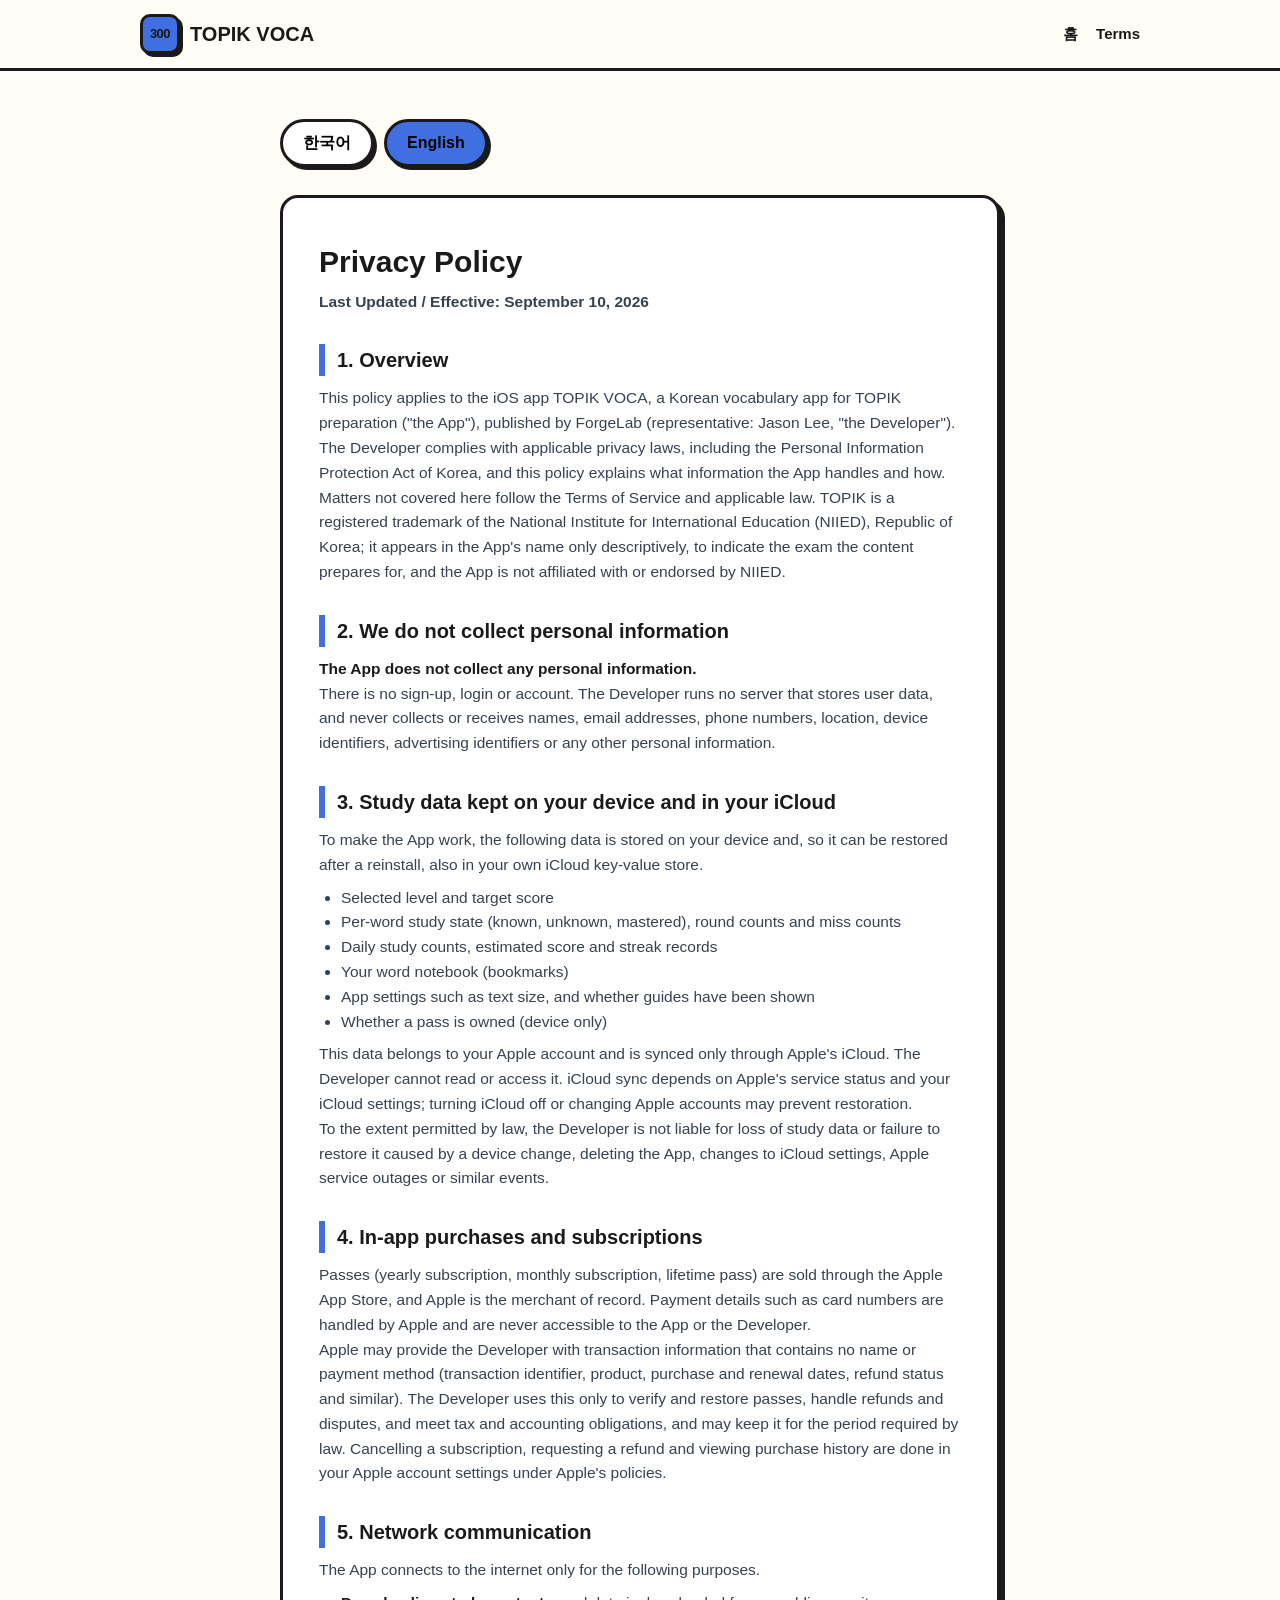
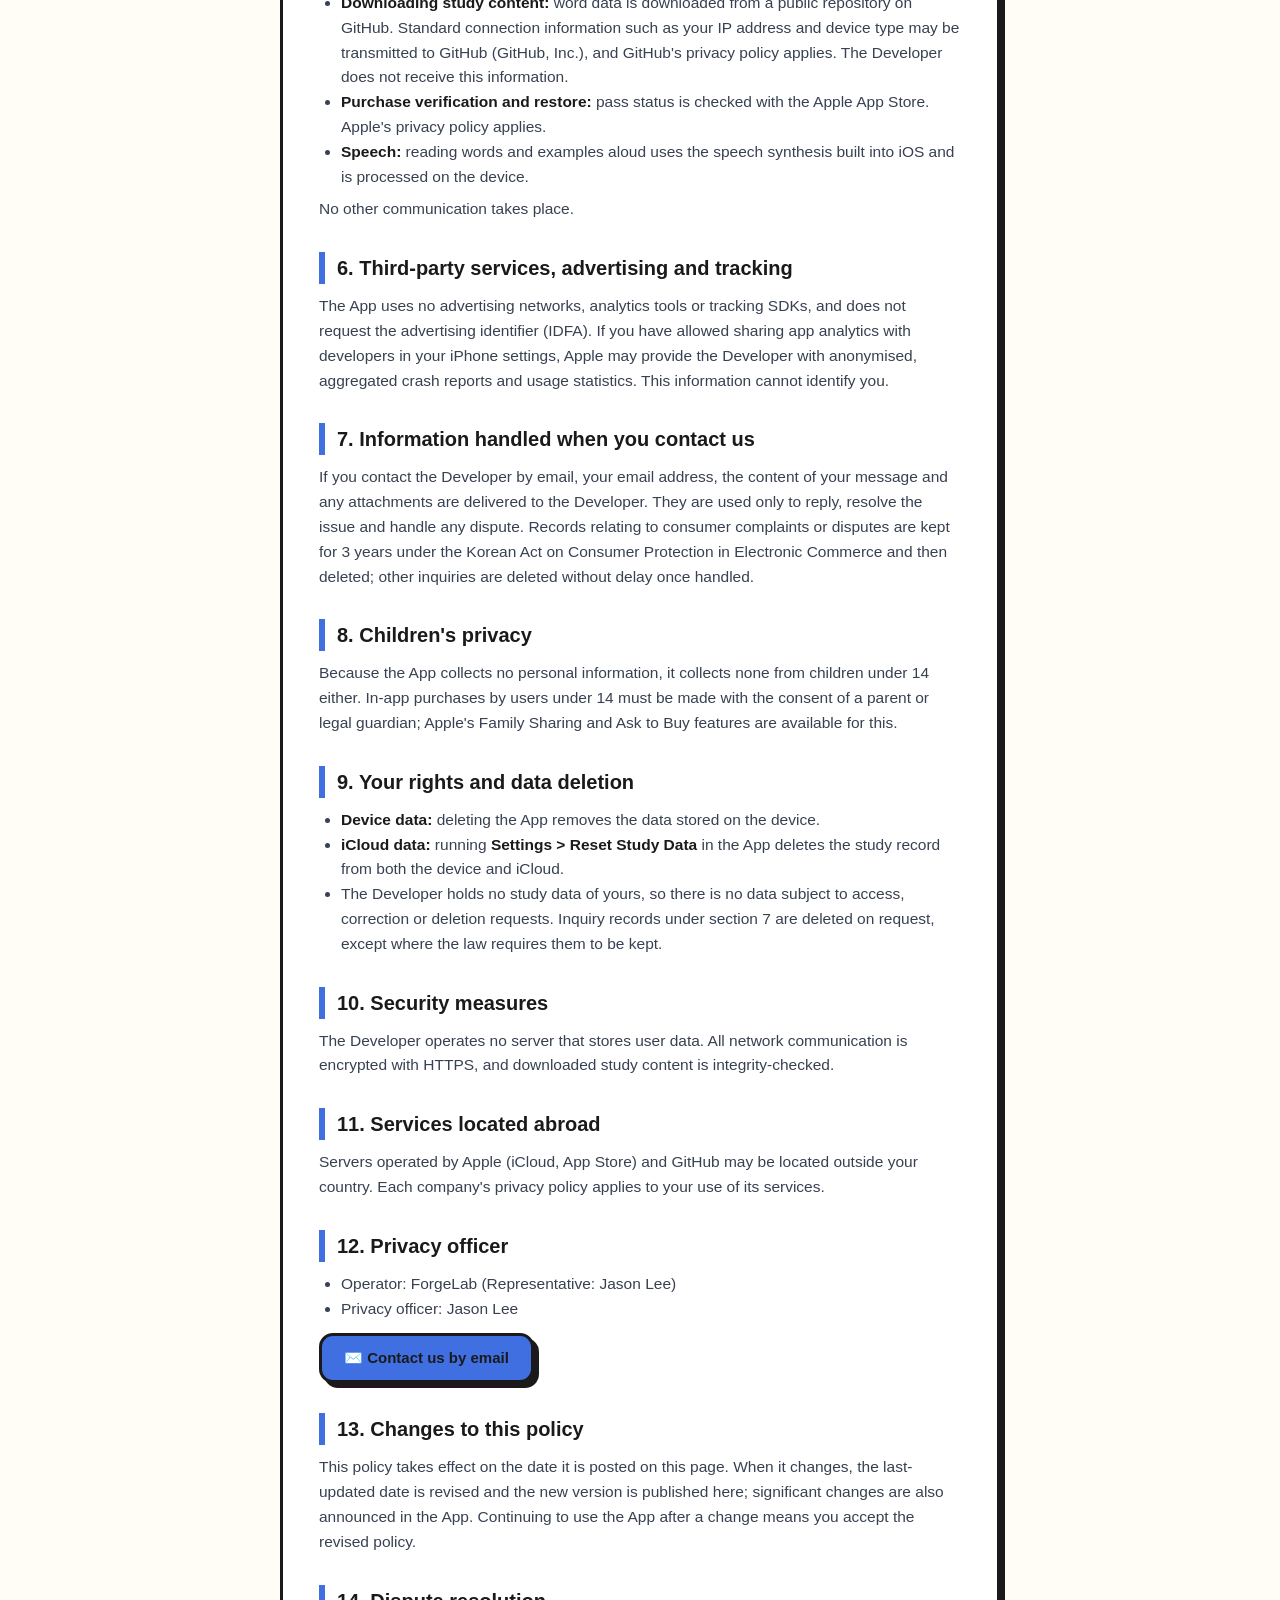
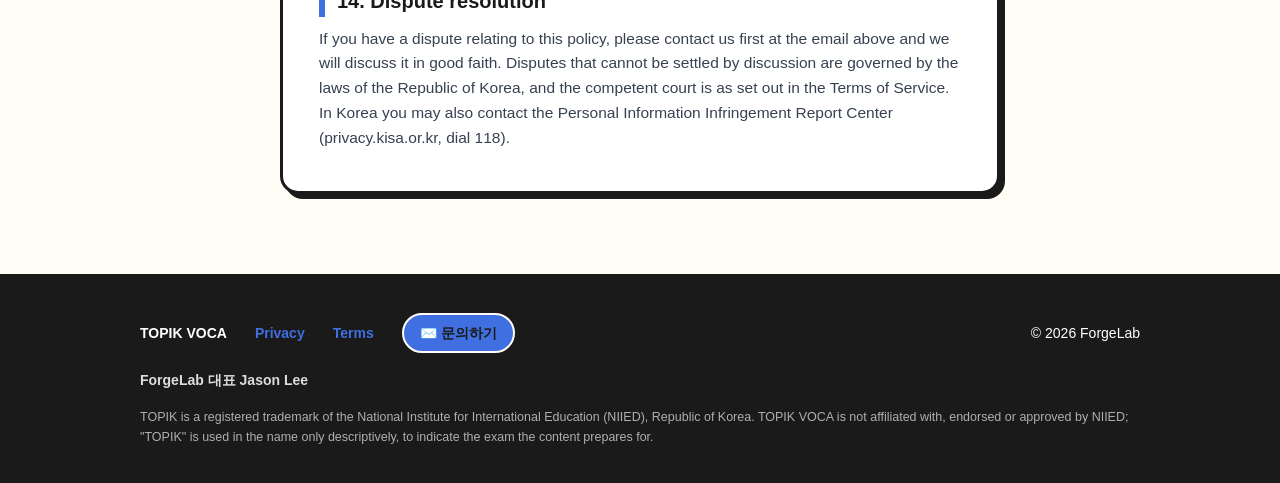
<file: docs/privacy.html>
<!DOCTYPE html>
<html lang="en">
<head>
<meta charset="UTF-8" />
<meta name="viewport" content="width=device-width, initial-scale=1.0" />
<title>개인정보 처리방침 | TOPIK VOCA Privacy Policy</title>
<meta name="description" content="TOPIK VOCA 개인정보 처리방침: 개인정보를 수집하지 않습니다. TOPIK VOCA Privacy Policy: we collect no personal information." />
<link rel="icon" href="data:image/svg+xml,%3Csvg xmlns='http://www.w3.org/2000/svg' viewBox='0 0 64 64'%3E%3Crect x='4' y='4' width='56' height='56' rx='12' fill='%23FFFFFF' stroke='%231A1A1A' stroke-width='5'/%3E%3Cpath d='M16 32a16 16 0 0 1 32 0a8 8 0 0 1-16 0a8 8 0 0 0-16 0z' fill='%23EF4B57'/%3E%3Cpath d='M48 32a16 16 0 0 1-32 0a8 8 0 0 0 16 0a8 8 0 0 1 16 0z' fill='%233F6FE0'/%3E%3C/svg%3E" />
<link rel="stylesheet" href="styles.css" />
</head>
<body>

<nav class="nav">
  <div class="nav-inner">
    <a class="logo" href="index.html"><span class="logo-block">300</span> TOPIK VOCA</a>
    <div class="nav-links">
      <a href="index.html">홈</a>
      <a href="terms.html">Terms</a>
    </div>
  </div>
</nav>

<main class="policy">
  <div class="lang-toggle" role="tablist" aria-label="언어 선택 / Language">
    <button id="btn-ko" class="active" onclick="setLang('ko')">한국어</button>
    <button id="btn-en" onclick="setLang('en')">English</button>
  </div>

  <div class="policy-card">

    <!-- ================= 한국어 ================= -->
    <div class="lang-ko">
      <h1>개인정보 처리방침</h1>
      <p class="date">최종 수정일 및 시행일: 2026년 9월 10일</p>

      <h2>1. 개요</h2>
      <p>이 방침은 ForgeLab(대표 Jason Lee, 이하 "개발자")이 배포하는 iOS 앱 TOPIK VOCA(TOPIK 대비 한국어 어휘 학습 앱, 이하 "앱")에 적용됩니다. 개발자는 「개인정보 보호법」 등 관련 법령을 지키며, 이 방침에서 앱이 어떤 정보를 다루고 어떻게 처리하는지 설명합니다. 이 방침에서 정하지 않은 사항은 이용약관과 관련 법령을 따릅니다. TOPIK은 대한민국 국립국제교육원(NIIED)의 등록 상표로, 앱 이름에는 콘텐츠가 대비하는 시험을 나타내기 위한 서술적 용도로만 쓰였으며, 앱은 국립국제교육원과 무관하고 그 제휴나 보증을 받지 않았습니다.</p>

      <h2>2. 개인정보를 수집하지 않습니다</h2>
      <p><strong>앱은 개인정보를 수집하지 않습니다.</strong></p>
      <p>회원가입, 로그인, 계정 생성을 요구하지 않습니다. 개발자는 사용자 데이터를 저장하는 자체 서버를 운영하지 않으며, 이름, 이메일, 전화번호, 위치, 기기 식별자, 광고 식별자 등 어떤 개인정보도 수집하거나 전송받지 않습니다.</p>

      <h2>3. 기기와 iCloud에 저장되는 학습 데이터</h2>
      <p>앱은 학습 기능을 위해 아래 데이터를 사용자의 기기에 저장하고, 재설치 뒤 복원을 위해 사용자 본인의 iCloud(키-값 저장소)에도 함께 저장합니다.</p>
      <ul>
        <li>선택한 레벨과 목표 점수</li>
        <li>단어별 학습 상태(알아요, 모름, 마스터), 회독 수, 틀린 횟수</li>
        <li>날짜별 학습 수와 예상 점수, 연속 학습 기록</li>
        <li>나만의 단어장(북마크)</li>
        <li>글자 크기 등 앱 설정, 안내 표시 여부</li>
        <li>이용권 보유 여부(기기에만 저장)</li>
      </ul>
      <p>이 데이터는 사용자의 Apple 계정에 속하며 Apple의 iCloud를 통해서만 동기화됩니다. 개발자는 이 데이터를 열람하거나 접근할 수 없습니다. iCloud 동기화는 Apple의 서비스 상태와 사용자의 iCloud 설정에 따라 달라지며, iCloud를 끄거나 Apple 계정을 바꾸면 복원되지 않을 수 있습니다.</p>
      <p>개발자는 관련 법령이 허용하는 범위에서, 기기 교체, 앱 삭제, iCloud 설정 변경, Apple 서비스 장애 등으로 생긴 학습 데이터의 손실이나 복원 실패에 대해 책임을 지지 않습니다.</p>

      <h2>4. 앱 내 구입과 구독</h2>
      <p>이용권(연간 구독, 월간 구독, 평생 이용권)은 Apple App Store를 통해 판매되며 결제의 당사자는 Apple입니다. 카드 번호 등 결제 정보는 Apple이 처리하고 앱과 개발자는 접근할 수 없습니다.</p>
      <p>Apple은 개발자에게 이름이나 결제 수단이 포함되지 않은 거래 정보(거래 식별자, 상품, 구입 및 갱신 일시, 환불 여부 등)를 제공할 수 있습니다. 개발자는 이 정보를 이용권 확인과 복원, 환불과 분쟁 대응, 세무와 회계 처리 목적으로만 사용하며 관련 법령이 정한 기간 동안 보관할 수 있습니다. 구독 해지, 환불, 결제 내역 확인은 Apple 계정 설정에서 하며 Apple의 정책을 따릅니다.</p>

      <h2>5. 네트워크 통신</h2>
      <p>앱은 아래 목적으로만 인터넷에 연결합니다.</p>
      <ul>
        <li><strong>학습 콘텐츠 내려받기:</strong> 단어 데이터를 GitHub의 공개 저장소에서 내려받습니다. 이때 IP 주소, 기기 종류 같은 일반적인 접속 정보가 GitHub(GitHub, Inc.)에 전달될 수 있으며 GitHub의 개인정보 처리방침이 적용됩니다. 개발자는 이 정보를 받지 않습니다.</li>
        <li><strong>구입 확인과 복원:</strong> Apple App Store와 이용권 상태를 확인합니다. Apple의 개인정보 처리방침이 적용됩니다.</li>
        <li><strong>음성 읽기:</strong> 단어와 예문 읽어 주기는 iOS에 내장된 음성 합성 기능을 사용하며 기기 안에서 처리됩니다.</li>
      </ul>
      <p>그 밖의 통신은 하지 않습니다.</p>

      <h2>6. 제3자 서비스, 광고, 추적</h2>
      <p>앱은 광고 네트워크, 분석 도구, 추적 SDK를 사용하지 않으며 광고 식별자(IDFA)를 요청하지 않습니다. 사용자가 iPhone 설정에서 Apple에 앱 분석 정보 공유를 허용한 경우, Apple이 익명으로 집계한 충돌 보고와 사용 통계를 개발자에게 제공할 수 있습니다. 이 정보로는 개인을 식별할 수 없습니다.</p>

      <h2>7. 문의 시 처리되는 정보</h2>
      <p>사용자가 이메일로 문의하면 이메일 주소와 문의 내용, 첨부 파일이 개발자에게 전달됩니다. 이 정보는 답변, 문제 해결, 분쟁 대응 목적으로만 사용합니다. 소비자 불만이나 분쟁 처리에 관한 기록은 「전자상거래 등에서의 소비자보호에 관한 법률」에 따라 3년간 보관한 뒤 삭제하며, 그 밖의 문의는 처리가 끝나면 지체 없이 삭제합니다.</p>

      <h2>8. 아동의 개인정보</h2>
      <p>앱은 개인정보를 수집하지 않으므로 만 14세 미만 아동의 개인정보도 수집하지 않습니다. 만 14세 미만 사용자의 앱 내 구입은 법정대리인의 동의 아래 이루어져야 하며, Apple의 가족 공유와 구입 요청 승인 기능을 이용할 수 있습니다.</p>

      <h2>9. 사용자의 권리와 데이터 삭제</h2>
      <ul>
        <li><strong>기기 데이터:</strong> 앱을 삭제하면 기기에 저장된 데이터가 함께 삭제됩니다.</li>
        <li><strong>iCloud 데이터:</strong> 앱의 <strong>설정 &gt; 학습 데이터 초기화</strong>를 실행하면 기기와 iCloud의 학습 기록이 모두 삭제됩니다.</li>
        <li>개발자는 사용자의 학습 데이터를 보유하지 않으므로 열람, 정정, 삭제 요청의 대상이 되는 데이터가 없습니다. 7항의 문의 기록은 요청하시면 법령이 정한 보관 의무가 없는 범위에서 삭제합니다.</li>
      </ul>

      <h2>10. 안전성 확보 조치</h2>
      <p>개발자는 사용자 데이터를 저장하는 서버를 두지 않습니다. 모든 네트워크 통신은 HTTPS로 암호화되며, 내려받은 학습 콘텐츠는 무결성 검증을 거칩니다.</p>

      <h2>11. 국외 서비스 이용</h2>
      <p>Apple(iCloud, App Store)과 GitHub의 서버는 국외에 있을 수 있습니다. 해당 서비스 이용에는 각 회사의 개인정보 처리방침이 적용됩니다.</p>

      <h2>12. 개인정보 보호책임자</h2>
      <ul>
        <li>사업자: ForgeLab (대표 Jason Lee)</li>
        <li>개인정보 보호책임자: Jason Lee</li>
      </ul>
      <p style="margin-top: 12px;"><a class="nb-btn" style="padding: 10px 22px; font-size: 15px;" href="mailto:forgelab.aitech@gmail.com?subject=%5BTOPIK%20VOCA%5D%20%EA%B0%9C%EC%9D%B8%EC%A0%95%EB%B3%B4%20%EB%AC%B8%EC%9D%98">✉️ 이메일로 문의하기</a></p>

      <h2>13. 방침의 변경</h2>
      <p>이 방침은 이 페이지에 게시한 날부터 효력이 생깁니다. 내용이 바뀌면 최종 수정일을 갱신해 이 페이지에 공개하고, 중요한 변경은 앱 안에서도 안내합니다. 변경 뒤에도 앱을 계속 사용하면 변경된 방침에 동의한 것으로 봅니다.</p>

      <h2>14. 분쟁 해결</h2>
      <p>이 방침과 관련한 분쟁은 먼저 위 이메일로 알려 주시면 성실히 협의합니다. 협의로 해결되지 않는 분쟁에는 대한민국 법이 적용되며 관할 법원은 이용약관을 따릅니다. 개인정보 침해에 대한 신고나 상담은 개인정보침해 신고센터(privacy.kisa.or.kr, 국번 없이 118)에서도 받을 수 있습니다.</p>

    </div>

    <!-- ================= English ================= -->
    <div class="lang-en">
      <h1>Privacy Policy</h1>
      <p class="date">Last Updated / Effective: September 10, 2026</p>

      <h2>1. Overview</h2>
      <p>This policy applies to the iOS app TOPIK VOCA, a Korean vocabulary app for TOPIK preparation ("the App"), published by ForgeLab (representative: Jason Lee, "the Developer"). The Developer complies with applicable privacy laws, including the Personal Information Protection Act of Korea, and this policy explains what information the App handles and how. Matters not covered here follow the Terms of Service and applicable law. TOPIK is a registered trademark of the National Institute for International Education (NIIED), Republic of Korea; it appears in the App's name only descriptively, to indicate the exam the content prepares for, and the App is not affiliated with or endorsed by NIIED.</p>

      <h2>2. We do not collect personal information</h2>
      <p><strong>The App does not collect any personal information.</strong></p>
      <p>There is no sign-up, login or account. The Developer runs no server that stores user data, and never collects or receives names, email addresses, phone numbers, location, device identifiers, advertising identifiers or any other personal information.</p>

      <h2>3. Study data kept on your device and in your iCloud</h2>
      <p>To make the App work, the following data is stored on your device and, so it can be restored after a reinstall, also in your own iCloud key-value store.</p>
      <ul>
        <li>Selected level and target score</li>
        <li>Per-word study state (known, unknown, mastered), round counts and miss counts</li>
        <li>Daily study counts, estimated score and streak records</li>
        <li>Your word notebook (bookmarks)</li>
        <li>App settings such as text size, and whether guides have been shown</li>
        <li>Whether a pass is owned (device only)</li>
      </ul>
      <p>This data belongs to your Apple account and is synced only through Apple's iCloud. The Developer cannot read or access it. iCloud sync depends on Apple's service status and your iCloud settings; turning iCloud off or changing Apple accounts may prevent restoration.</p>
      <p>To the extent permitted by law, the Developer is not liable for loss of study data or failure to restore it caused by a device change, deleting the App, changes to iCloud settings, Apple service outages or similar events.</p>

      <h2>4. In-app purchases and subscriptions</h2>
      <p>Passes (yearly subscription, monthly subscription, lifetime pass) are sold through the Apple App Store, and Apple is the merchant of record. Payment details such as card numbers are handled by Apple and are never accessible to the App or the Developer.</p>
      <p>Apple may provide the Developer with transaction information that contains no name or payment method (transaction identifier, product, purchase and renewal dates, refund status and similar). The Developer uses this only to verify and restore passes, handle refunds and disputes, and meet tax and accounting obligations, and may keep it for the period required by law. Cancelling a subscription, requesting a refund and viewing purchase history are done in your Apple account settings under Apple's policies.</p>

      <h2>5. Network communication</h2>
      <p>The App connects to the internet only for the following purposes.</p>
      <ul>
        <li><strong>Downloading study content:</strong> word data is downloaded from a public repository on GitHub. Standard connection information such as your IP address and device type may be transmitted to GitHub (GitHub, Inc.), and GitHub's privacy policy applies. The Developer does not receive this information.</li>
        <li><strong>Purchase verification and restore:</strong> pass status is checked with the Apple App Store. Apple's privacy policy applies.</li>
        <li><strong>Speech:</strong> reading words and examples aloud uses the speech synthesis built into iOS and is processed on the device.</li>
      </ul>
      <p>No other communication takes place.</p>

      <h2>6. Third-party services, advertising and tracking</h2>
      <p>The App uses no advertising networks, analytics tools or tracking SDKs, and does not request the advertising identifier (IDFA). If you have allowed sharing app analytics with developers in your iPhone settings, Apple may provide the Developer with anonymised, aggregated crash reports and usage statistics. This information cannot identify you.</p>

      <h2>7. Information handled when you contact us</h2>
      <p>If you contact the Developer by email, your email address, the content of your message and any attachments are delivered to the Developer. They are used only to reply, resolve the issue and handle any dispute. Records relating to consumer complaints or disputes are kept for 3 years under the Korean Act on Consumer Protection in Electronic Commerce and then deleted; other inquiries are deleted without delay once handled.</p>

      <h2>8. Children's privacy</h2>
      <p>Because the App collects no personal information, it collects none from children under 14 either. In-app purchases by users under 14 must be made with the consent of a parent or legal guardian; Apple's Family Sharing and Ask to Buy features are available for this.</p>

      <h2>9. Your rights and data deletion</h2>
      <ul>
        <li><strong>Device data:</strong> deleting the App removes the data stored on the device.</li>
        <li><strong>iCloud data:</strong> running <strong>Settings &gt; Reset Study Data</strong> in the App deletes the study record from both the device and iCloud.</li>
        <li>The Developer holds no study data of yours, so there is no data subject to access, correction or deletion requests. Inquiry records under section 7 are deleted on request, except where the law requires them to be kept.</li>
      </ul>

      <h2>10. Security measures</h2>
      <p>The Developer operates no server that stores user data. All network communication is encrypted with HTTPS, and downloaded study content is integrity-checked.</p>

      <h2>11. Services located abroad</h2>
      <p>Servers operated by Apple (iCloud, App Store) and GitHub may be located outside your country. Each company's privacy policy applies to your use of its services.</p>

      <h2>12. Privacy officer</h2>
      <ul>
        <li>Operator: ForgeLab (Representative: Jason Lee)</li>
        <li>Privacy officer: Jason Lee</li>
      </ul>
      <p style="margin-top: 12px;"><a class="nb-btn" style="padding: 10px 22px; font-size: 15px;" href="mailto:forgelab.aitech@gmail.com?subject=%5BTOPIK%20VOCA%5D%20Privacy%20inquiry">✉️ Contact us by email</a></p>

      <h2>13. Changes to this policy</h2>
      <p>This policy takes effect on the date it is posted on this page. When it changes, the last-updated date is revised and the new version is published here; significant changes are also announced in the App. Continuing to use the App after a change means you accept the revised policy.</p>

      <h2>14. Dispute resolution</h2>
      <p>If you have a dispute relating to this policy, please contact us first at the email above and we will discuss it in good faith. Disputes that cannot be settled by discussion are governed by the laws of the Republic of Korea, and the competent court is as set out in the Terms of Service. In Korea you may also contact the Personal Information Infringement Report Center (privacy.kisa.or.kr, dial 118).</p>

    </div>

  </div>
</main>

<footer>
  <div class="wrap">
    <span style="font-weight: 900;">TOPIK VOCA</span>
    <a href="privacy.html">Privacy</a>
    <a href="terms.html">Terms</a>
    <a class="contact-btn" href="mailto:forgelab.aitech@gmail.com?subject=%5BTOPIK%20VOCA%5D%20Support">✉️ 문의하기</a>
    <span style="margin-left:auto;">© 2026 ForgeLab</span>
    <span class="biz">ForgeLab 대표 Jason Lee</span>
    <span class="ets">TOPIK is a registered trademark of the National Institute for International Education (NIIED), Republic of Korea. TOPIK VOCA is not affiliated with, endorsed or approved by NIIED; "TOPIK" is used in the name only descriptively, to indicate the exam the content prepares for.</span>
  </div>
</footer>

<script>
function setLang(lang) {
  document.body.classList.toggle('en', lang === 'en');
  document.getElementById('btn-ko').classList.toggle('active', lang === 'ko');
  document.getElementById('btn-en').classList.toggle('active', lang === 'en');
  document.documentElement.lang = lang;
}
// English first: this app is for learners of Korean. ?lang=ko shows the Korean text.
if (new URLSearchParams(location.search).get('lang') !== 'ko') setLang('en');
</script>

</body>
</html>
</file>
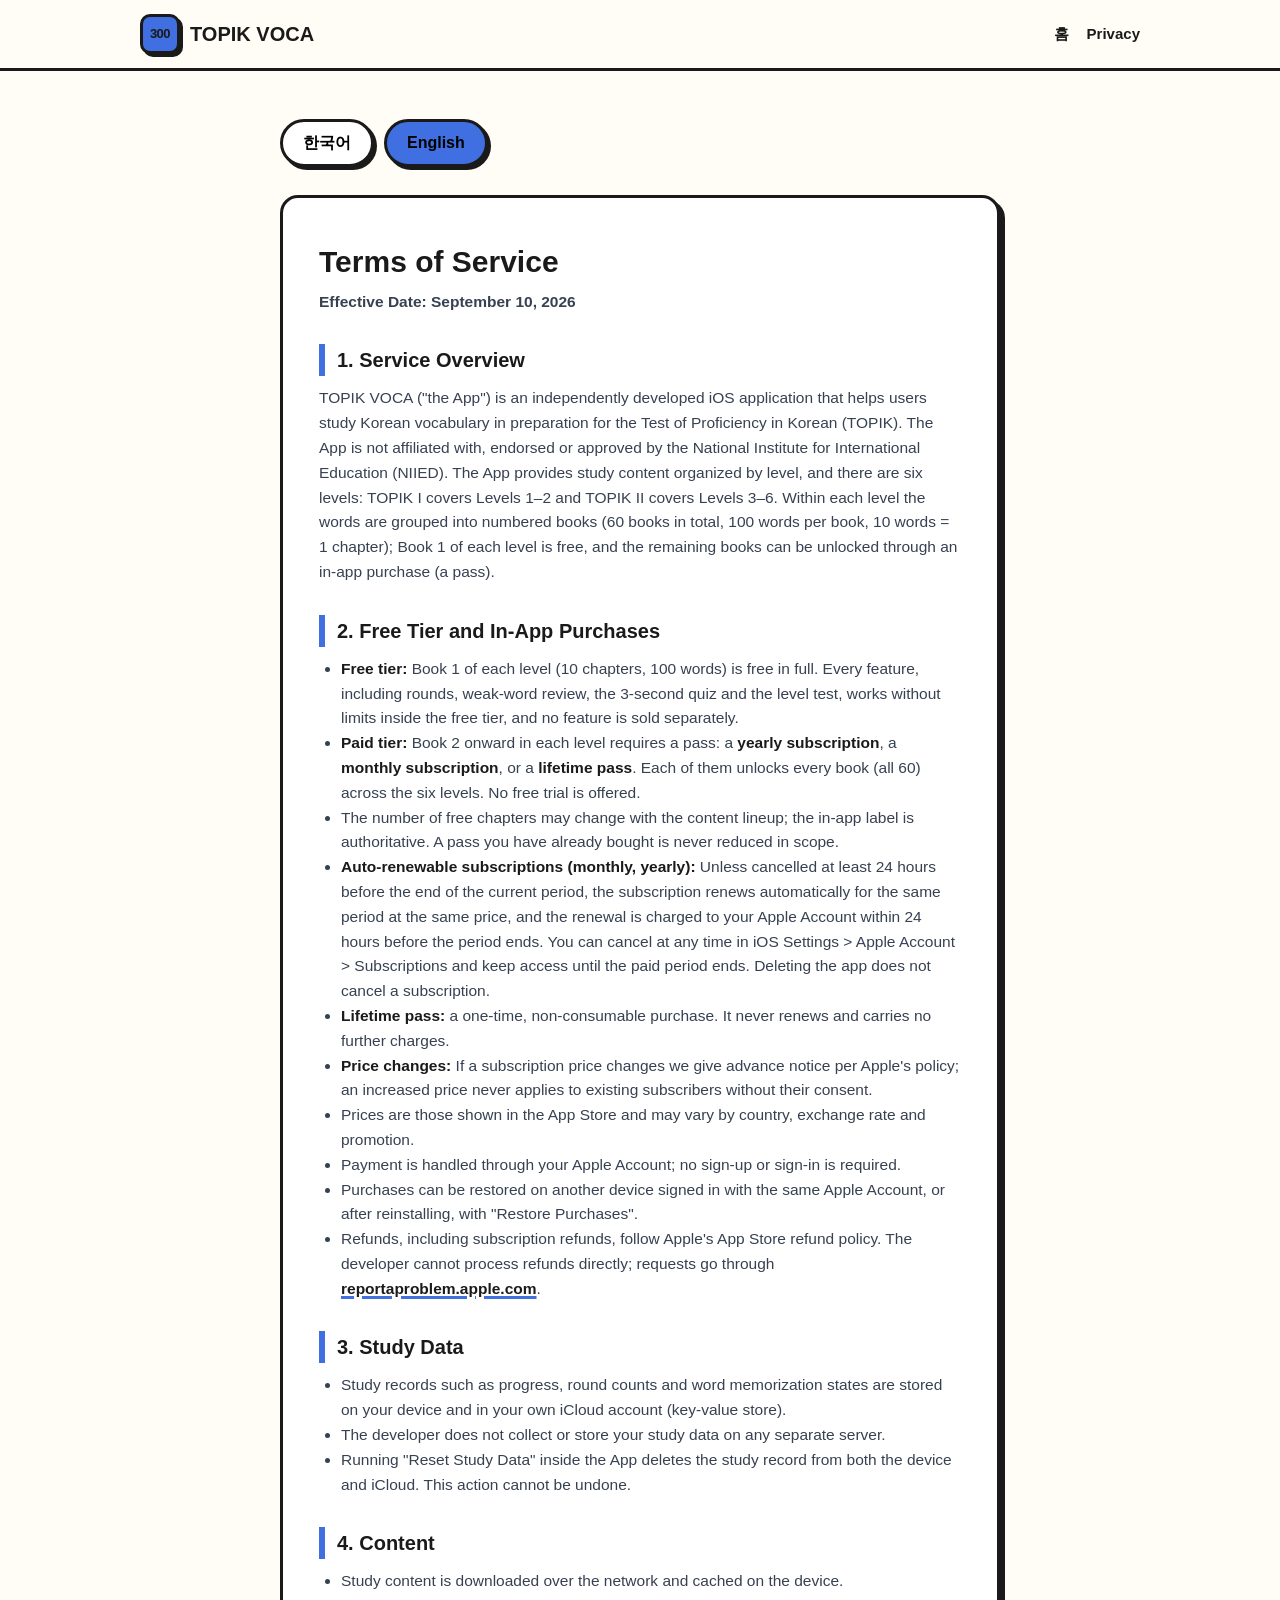
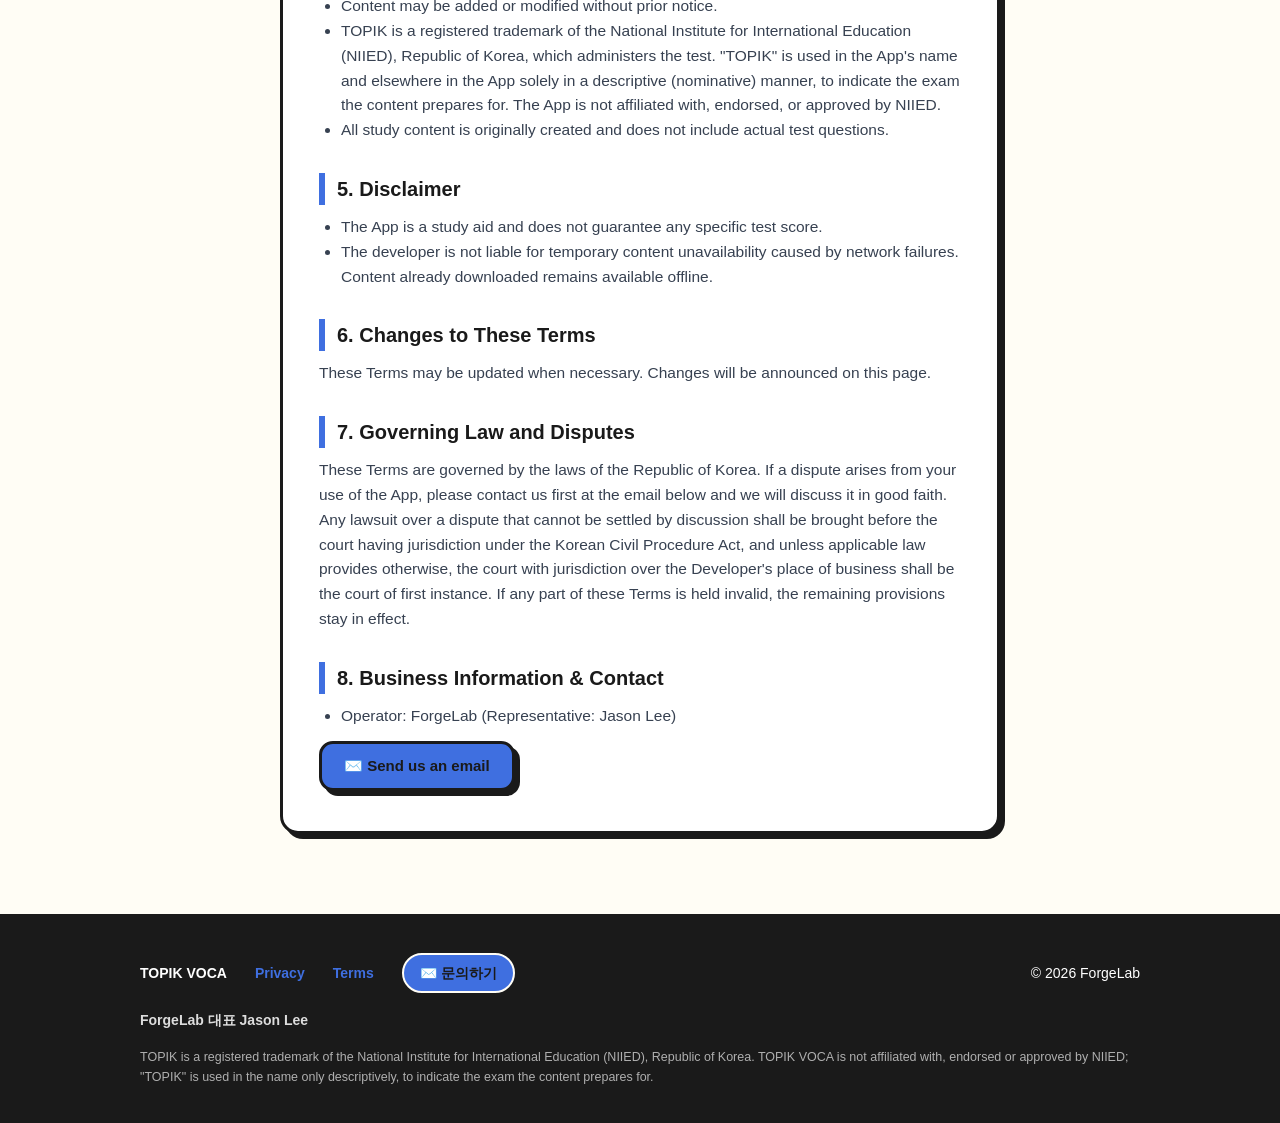
<file: docs/terms.html>
<!DOCTYPE html>
<html lang="en">
<head>
<meta charset="UTF-8" />
<meta name="viewport" content="width=device-width, initial-scale=1.0" />
<title>이용약관 | TOPIK VOCA Terms of Service</title>
<meta name="description" content="TOPIK VOCA 이용약관: 앱 내 구매, 학습 데이터, 콘텐츠, 환불 정책. TOPIK VOCA Terms of Service." />
<link rel="icon" href="data:image/svg+xml,%3Csvg xmlns='http://www.w3.org/2000/svg' viewBox='0 0 64 64'%3E%3Crect x='4' y='4' width='56' height='56' rx='12' fill='%23FFFFFF' stroke='%231A1A1A' stroke-width='5'/%3E%3Cpath d='M16 32a16 16 0 0 1 32 0a8 8 0 0 1-16 0a8 8 0 0 0-16 0z' fill='%23EF4B57'/%3E%3Cpath d='M48 32a16 16 0 0 1-32 0a8 8 0 0 0 16 0a8 8 0 0 1 16 0z' fill='%233F6FE0'/%3E%3C/svg%3E" />
<link rel="stylesheet" href="styles.css" />
</head>
<body>

<nav class="nav">
  <div class="nav-inner">
    <a class="logo" href="index.html"><span class="logo-block">300</span> TOPIK VOCA</a>
    <div class="nav-links">
      <a href="index.html">홈</a>
      <a href="privacy.html">Privacy</a>
    </div>
  </div>
</nav>

<main class="policy">
  <div class="lang-toggle" role="tablist" aria-label="언어 선택 / Language">
    <button id="btn-ko" class="active" onclick="setLang('ko')">한국어</button>
    <button id="btn-en" onclick="setLang('en')">English</button>
  </div>

  <div class="policy-card">

    <!-- ================= 한국어 ================= -->
    <div class="lang-ko">
      <h1>이용약관</h1>
      <p class="date">시행일: 2026년 9월 10일</p>

      <h2>1. 서비스 개요</h2>
      <p>TOPIK VOCA(이하 "앱")는 한국어능력시험(TOPIK) 대비 한국어 어휘 학습을 돕기 위해 독립적으로 개발된 iOS 애플리케이션입니다. 앱은 한국어능력시험을 주관하는 국립국제교육원과 무관합니다. 앱은 레벨(급)별 학습 콘텐츠를 제공하며, 레벨은 TOPIK I(1–2급)과 TOPIK II(3–6급)를 합쳐 1급부터 6급까지 여섯 개입니다. 단어는 레벨마다 번호가 매겨진 권으로 묶여 있으며(전체 60권, 1권 = 100단어, 10단어 = 1챕터), 각 레벨의 1권은 무료로, 나머지 권은 앱 내 구매(이용권)를 통해 이용할 수 있습니다.</p>

      <h2>2. 무료 이용 범위와 앱 내 구매</h2>
      <ul>
        <li><strong>무료 범위:</strong> 각 레벨의 <strong>1권 전체(10챕터, 100단어)</strong>를 무료로 이용할 수 있습니다. 회독, 모름 단어 복습, 3초 퀴즈, 레벨 테스트 등 앱의 기능은 무료 범위 안에서 제한 없이 동작하며, 기능별 추가 결제는 없습니다.</li>
        <li><strong>유료 범위:</strong> 2권부터 이용하려면 이용권이 필요합니다. 이용권은 <strong>연간 구독</strong>, <strong>월간 구독</strong>, <strong>평생 이용권</strong> 중 하나이며, 어느 것이든 6개 레벨의 모든 권(60권)이 전부 열립니다. 무료 체험 기간은 제공하지 않습니다.</li>
        <li>무료로 열리는 챕터 수는 콘텐츠 구성에 따라 변경될 수 있으며, 변경 시 앱 내 표기를 기준으로 합니다. 이미 구매한 이용권의 범위는 축소되지 않습니다.</li>
        <li><strong>자동 갱신 구독(월간, 연간):</strong> 현재 구독 기간이 끝나기 24시간 전까지 해지하지 않으면 같은 기간과 같은 가격으로 자동 갱신되며, 갱신 대금은 기간 종료 전 24시간 이내에 사용자의 Apple 계정에 청구됩니다. 해지는 iOS 설정 &gt; Apple 계정 &gt; 구독에서 언제든 할 수 있고, 해지하더라도 이미 결제한 기간이 끝날 때까지 계속 이용할 수 있습니다. 앱을 삭제하는 것만으로는 구독이 해지되지 않습니다.</li>
        <li><strong>평생 이용권:</strong> 1회 결제로 영구적으로 이용하는 비소모성(Non-Consumable) 상품입니다. 자동 갱신되지 않으며 추가 결제가 발생하지 않습니다.</li>
        <li><strong>가격 변경:</strong> 구독 가격을 변경할 경우 Apple의 정책에 따라 사전에 고지하며, 인상된 가격은 기존 구독자의 동의 없이 적용되지 않습니다.</li>
        <li>판매 가격은 App Store에 표시된 금액을 기준으로 하며, 국가와 환율, 프로모션에 따라 다를 수 있습니다.</li>
        <li>결제는 사용자의 Apple 계정을 통해 처리되며, 별도의 회원가입이나 로그인은 필요하지 않습니다.</li>
        <li>구매 내역은 동일한 Apple 계정으로 로그인된 다른 기기 또는 앱 재설치 시 "구매 복원" 기능으로 복원할 수 있습니다.</li>
        <li>환불은 Apple App Store의 환불 정책을 따르며, 구독 환불 역시 동일합니다. 개발자가 직접 환불을 처리할 수 없으며, 환불 요청은 <a href="https://reportaproblem.apple.com">reportaproblem.apple.com</a> 에서 하실 수 있습니다.</li>
      </ul>

      <h2>3. 학습 데이터</h2>
      <ul>
        <li>학습 진도, 회독 수, 단어 암기 상태 등의 학습 기록은 사용자의 기기 및 사용자의 iCloud 계정(키-값 저장소)에 저장됩니다.</li>
        <li>개발자는 사용자의 학습 데이터를 별도의 서버에 수집하거나 저장하지 않습니다.</li>
        <li>앱 내 "학습 데이터 초기화"를 실행하면 기기와 iCloud의 학습 기록이 모두 삭제되며, 이 작업은 되돌릴 수 없습니다.</li>
      </ul>

      <h2>4. 콘텐츠</h2>
      <ul>
        <li>앱의 학습 콘텐츠는 네트워크를 통해 다운로드되며 기기에 캐시됩니다.</li>
        <li>콘텐츠는 사전 고지 없이 추가되거나 수정될 수 있습니다.</li>
        <li>TOPIK(한국어능력시험)은 대한민국 국립국제교육원(NIIED)의 등록 상표이며, 국립국제교육원이 주관하는 시험입니다. 앱 이름을 비롯해 앱에 쓰인 "TOPIK"은 콘텐츠가 대비하는 시험을 나타내기 위한 서술적 용도로만 사용되며, 앱은 국립국제교육원과 무관하고 국립국제교육원의 제휴나 보증, 승인을 받지 않았습니다.</li>
        <li>모든 학습 콘텐츠는 자체 제작이며, 실제 시험의 기출문제를 포함하지 않습니다.</li>
      </ul>

      <h2>5. 면책</h2>
      <ul>
        <li>앱은 학습 보조 도구이며, 특정 시험 점수의 달성을 보장하지 않습니다.</li>
        <li>네트워크 장애 등으로 인한 일시적인 콘텐츠 이용 제한에 대해 개발자는 책임을 지지 않습니다. 단, 이미 다운로드된 콘텐츠는 오프라인에서도 이용할 수 있습니다.</li>
      </ul>

      <h2>6. 약관의 변경</h2>
      <p>본 약관은 필요 시 변경될 수 있으며, 변경 사항은 본 페이지를 통해 공지됩니다.</p>

      <h2>7. 준거법 및 분쟁 해결</h2>
      <p>이 약관은 대한민국 법을 준거법으로 합니다. 앱 이용과 관련한 분쟁은 먼저 아래 이메일로 알려 주시면 성실히 협의합니다. 협의로 해결되지 않는 분쟁의 소송은 민사소송법이 정한 관할 법원에 제기하되, 관련 법령이 달리 정하지 않는 한 개발자의 사업장 소재지를 관할하는 법원을 제1심 관할 법원으로 합니다. 이 약관의 일부가 무효로 판단되더라도 나머지 조항의 효력에는 영향이 없습니다.</p>

      <h2>8. 사업자 정보 및 문의</h2>
      <ul>
        <li>사업자: ForgeLab (대표 Jason Lee)</li>
      </ul>
      <p style="margin-top: 12px;"><a class="nb-btn" style="padding: 10px 22px; font-size: 15px;" href="mailto:forgelab.aitech@gmail.com?subject=%5BTOPIK%20VOCA%5D%20%EC%9D%B4%EC%9A%A9%EC%95%BD%EA%B4%80%20%EB%AC%B8%EC%9D%98">✉️ 이메일 보내기</a></p>

    </div>

    <!-- ================= English ================= -->
    <div class="lang-en">
      <h1>Terms of Service</h1>
      <p class="date">Effective Date: September 10, 2026</p>

      <h2>1. Service Overview</h2>
      <p>TOPIK VOCA ("the App") is an independently developed iOS application that helps users study Korean vocabulary in preparation for the Test of Proficiency in Korean (TOPIK). The App is not affiliated with, endorsed or approved by the National Institute for International Education (NIIED). The App provides study content organized by level, and there are six levels: TOPIK I covers Levels 1–2 and TOPIK II covers Levels 3–6. Within each level the words are grouped into numbered books (60 books in total, 100 words per book, 10 words = 1 chapter); Book 1 of each level is free, and the remaining books can be unlocked through an in-app purchase (a pass).</p>

      <h2>2. Free Tier and In-App Purchases</h2>
      <ul>
        <li><strong>Free tier:</strong> Book 1 of each level (10 chapters, 100 words) is free in full. Every feature, including rounds, weak-word review, the 3-second quiz and the level test, works without limits inside the free tier, and no feature is sold separately.</li>
        <li><strong>Paid tier:</strong> Book 2 onward in each level requires a pass: a <strong>yearly subscription</strong>, a <strong>monthly subscription</strong>, or a <strong>lifetime pass</strong>. Each of them unlocks every book (all 60) across the six levels. No free trial is offered.</li>
        <li>The number of free chapters may change with the content lineup; the in-app label is authoritative. A pass you have already bought is never reduced in scope.</li>
        <li><strong>Auto-renewable subscriptions (monthly, yearly):</strong> Unless cancelled at least 24 hours before the end of the current period, the subscription renews automatically for the same period at the same price, and the renewal is charged to your Apple Account within 24 hours before the period ends. You can cancel at any time in iOS Settings &gt; Apple Account &gt; Subscriptions and keep access until the paid period ends. Deleting the app does not cancel a subscription.</li>
        <li><strong>Lifetime pass:</strong> a one-time, non-consumable purchase. It never renews and carries no further charges.</li>
        <li><strong>Price changes:</strong> If a subscription price changes we give advance notice per Apple's policy; an increased price never applies to existing subscribers without their consent.</li>
        <li>Prices are those shown in the App Store and may vary by country, exchange rate and promotion.</li>
        <li>Payment is handled through your Apple Account; no sign-up or sign-in is required.</li>
        <li>Purchases can be restored on another device signed in with the same Apple Account, or after reinstalling, with "Restore Purchases".</li>
        <li>Refunds, including subscription refunds, follow Apple's App Store refund policy. The developer cannot process refunds directly; requests go through <a href="https://reportaproblem.apple.com">reportaproblem.apple.com</a>.</li>
      </ul>

      <h2>3. Study Data</h2>
      <ul>
        <li>Study records such as progress, round counts and word memorization states are stored on your device and in your own iCloud account (key-value store).</li>
        <li>The developer does not collect or store your study data on any separate server.</li>
        <li>Running "Reset Study Data" inside the App deletes the study record from both the device and iCloud. This action cannot be undone.</li>
      </ul>

      <h2>4. Content</h2>
      <ul>
        <li>Study content is downloaded over the network and cached on the device.</li>
        <li>Content may be added or modified without prior notice.</li>
        <li>TOPIK is a registered trademark of the National Institute for International Education (NIIED), Republic of Korea, which administers the test. "TOPIK" is used in the App's name and elsewhere in the App solely in a descriptive (nominative) manner, to indicate the exam the content prepares for. The App is not affiliated with, endorsed, or approved by NIIED.</li>
        <li>All study content is originally created and does not include actual test questions.</li>
      </ul>

      <h2>5. Disclaimer</h2>
      <ul>
        <li>The App is a study aid and does not guarantee any specific test score.</li>
        <li>The developer is not liable for temporary content unavailability caused by network failures. Content already downloaded remains available offline.</li>
      </ul>

      <h2>6. Changes to These Terms</h2>
      <p>These Terms may be updated when necessary. Changes will be announced on this page.</p>

      <h2>7. Governing Law and Disputes</h2>
      <p>These Terms are governed by the laws of the Republic of Korea. If a dispute arises from your use of the App, please contact us first at the email below and we will discuss it in good faith. Any lawsuit over a dispute that cannot be settled by discussion shall be brought before the court having jurisdiction under the Korean Civil Procedure Act, and unless applicable law provides otherwise, the court with jurisdiction over the Developer's place of business shall be the court of first instance. If any part of these Terms is held invalid, the remaining provisions stay in effect.</p>

      <h2>8. Business Information &amp; Contact</h2>
      <ul>
        <li>Operator: ForgeLab (Representative: Jason Lee)</li>
      </ul>
      <p style="margin-top: 12px;"><a class="nb-btn" style="padding: 10px 22px; font-size: 15px;" href="mailto:forgelab.aitech@gmail.com?subject=%5BTOPIK%20VOCA%5D%20Terms%20inquiry">✉️ Send us an email</a></p>

    </div>

  </div>
</main>

<footer>
  <div class="wrap">
    <span style="font-weight: 900;">TOPIK VOCA</span>
    <a href="privacy.html">Privacy</a>
    <a href="terms.html">Terms</a>
    <a class="contact-btn" href="mailto:forgelab.aitech@gmail.com?subject=%5BTOPIK%20VOCA%5D%20Support">✉️ 문의하기</a>
    <span style="margin-left:auto;">© 2026 ForgeLab</span>
    <span class="biz">ForgeLab 대표 Jason Lee</span>
    <span class="ets">TOPIK is a registered trademark of the National Institute for International Education (NIIED), Republic of Korea. TOPIK VOCA is not affiliated with, endorsed or approved by NIIED; "TOPIK" is used in the name only descriptively, to indicate the exam the content prepares for.</span>
  </div>
</footer>

<script>
function setLang(lang) {
  document.body.classList.toggle('en', lang === 'en');
  document.getElementById('btn-ko').classList.toggle('active', lang === 'ko');
  document.getElementById('btn-en').classList.toggle('active', lang === 'en');
  document.documentElement.lang = lang;
}
// English first: this app is for learners of Korean. ?lang=ko shows the Korean text.
if (new URLSearchParams(location.search).get('lang') !== 'ko') setLang('en');
</script>

</body>
</html>
</file>
<file: docs/styles.css>
/* ============================================================
   T600 promo site — Neobrutalism, tokens mirrored from the app
   (NBTheme.swift: colors, 3px borders, hard offset shadows)
   Brand accent is taegeuk blue (--brand) with taegeuk red support (--brand-2);
   the raw palette variables stay identical across sister apps.
   ============================================================ */

:root {
  /* Backgrounds */
  --page-bg: #FFFDF5;
  --card-bg: #FFFFFF;
  --surface: #F5F0E8;

  /* Accents (Assets.xcassets nb.* colors) */
  --yellow:   #FFD43B;
  --pink:     #FF6B9D;
  --blue:     #4DABF7;
  --coral:    #FF6B35;
  --mint:     #63E6BE;
  --lavender: #B197FC;
  --lime:     #A9E34B;
  --orange:   #FF922B;
  --danger:   #E03131;

  /* Brand accent (this track: taegeuk blue and red on white) */
  --brand:   #3F6FE0;
  --brand-2: #EF4B57;
  --brand-3: #DCE7FF;

  /* Structural */
  --ink:  #1A1A1A;
  --body: #374151;

  --bw: 3px;
  --shadow-sm: 3px 3px 0 var(--ink);
  --shadow-md: 5px 5px 0 var(--ink);
  --shadow-lg: 7px 7px 0 var(--ink);

  --r-sm: 10px;
  --r-md: 14px;
  --r-lg: 18px;
}

* { margin: 0; padding: 0; box-sizing: border-box; }

html { scroll-behavior: smooth; background: var(--page-bg); overflow-x: clip; }

/* Anchored sections land BELOW the sticky nav, with breathing room —
   otherwise their headings hide under the bar. */
section[id], header[id] { scroll-margin-top: 84px; }

body {
  font-family: -apple-system, BlinkMacSystemFont, "Apple SD Gothic Neo",
    "Pretendard", "Segoe UI", "Noto Sans KR", sans-serif;
  background: transparent;
  color: var(--ink);
  line-height: 1.6;
  -webkit-font-smoothing: antialiased;
  /* Clip decorative bleed (hero glow, aurora blobs) without creating a
     scroll container — `clip` (unlike hidden) keeps position:sticky working. */
  overflow-x: clip;
}

.wrap { max-width: 1040px; margin: 0 auto; padding: 0 20px; }

/* ---------- NB primitives ---------- */

.nb-card {
  background: var(--card-bg);
  border: var(--bw) solid var(--ink);
  border-radius: var(--r-md);
}

.nb-shadow-sm { box-shadow: var(--shadow-sm); }
.nb-shadow-md { box-shadow: var(--shadow-md); }
.nb-shadow-lg { box-shadow: var(--shadow-lg); }

.nb-btn {
  display: inline-block;
  padding: 13px 26px;
  font-size: 16px;
  font-weight: 800;
  color: var(--ink);
  background: var(--brand);
  border: var(--bw) solid var(--ink);
  border-radius: var(--r-md);
  box-shadow: var(--shadow-md);
  text-decoration: none;
  cursor: pointer;
  transition: transform 0.1s ease, box-shadow 0.1s ease;
}
.nb-btn:hover { transform: translate(2px, 2px); box-shadow: 3px 3px 0 var(--ink); }
.nb-btn:active { transform: translate(5px, 5px); box-shadow: none; }
.nb-btn.secondary { background: var(--card-bg); }
.nb-btn.mint { background: var(--mint); }

.nb-tag {
  display: inline-block;
  padding: 4px 12px;
  font-size: 13px;
  font-weight: 800;
  border: 2px solid var(--ink);
  border-radius: 999px;
  background: var(--surface);
}

/* ---------- Nav ---------- */

.nav {
  position: sticky;
  top: 0;
  z-index: 50;
  background: var(--page-bg);
  border-bottom: var(--bw) solid var(--ink);
}
.nav-inner {
  display: flex;
  align-items: center;
  gap: 18px;
  padding: 14px 20px;
  max-width: 1040px;
  margin: 0 auto;
}
.logo {
  display: flex;
  align-items: center;
  gap: 10px;
  font-weight: 900;
  font-size: 20px;
  text-decoration: none;
  color: var(--ink);
  white-space: nowrap;
}
.logo-block {
  display: grid;
  place-items: center;
  width: 40px;
  height: 40px;
  background: var(--brand);
  border: var(--bw) solid var(--ink);
  border-radius: var(--r-sm);
  box-shadow: var(--shadow-sm);
  font-size: 13px;
  font-weight: 900;
  letter-spacing: -0.5px;
}
.logo-kr {
  font-size: 12px;
  font-weight: 900;
  color: var(--ink);
  background: var(--mint);
  border: 2.5px solid var(--ink);
  border-radius: 999px;
  padding: 3px 10px;
  box-shadow: 2px 2px 0 var(--ink);
}

/* VOCA tile strip + "for TOPIK" pill — mirrors the app icon (hero) */
.kr-brand { display: flex; flex-wrap: wrap; align-items: center; gap: 11px; margin: 18px 0 28px; }
.kk {
  display: grid;
  place-items: center;
  flex: none;          /* keep the tiles square — flex was shrinking them to 41px wide */
  width: 44px;
  height: 44px;
  border: var(--bw) solid var(--ink);
  border-radius: 12px;
  font-size: 30px;
  line-height: 1;
  font-weight: 900;
  color: var(--ink);
  box-shadow: 4px 4px 0 var(--ink);
  transition: transform 0.12s ease, box-shadow 0.12s ease;
}
.kk:hover { transform: translate(2px, 2px); box-shadow: 2px 2px 0 var(--ink); }
.kr-brand-label { font-weight: 800; font-size: 15px; color: var(--body); margin-left: 6px; }
.kr-brand-label strong { color: var(--ink); font-weight: 900; }

.nav-links { display: flex; gap: 18px; margin-left: auto; align-items: center; }
.nav-links a {
  color: var(--ink);
  text-decoration: none;
  font-weight: 700;
  font-size: 15px;
}
.nav-links a:hover { text-decoration: underline; text-decoration-thickness: 3px; text-underline-offset: 4px; text-decoration-color: var(--brand); }
/* Scroll spy: the nav tracks the section you're reading */
.nav-links a.active:not(.nav-cta) {
  text-decoration: underline;
  text-decoration-thickness: 3px;
  text-underline-offset: 4px;
  text-decoration-color: var(--brand-2);
}
.nav-cta { padding: 8px 16px !important; font-size: 14px !important; }

/* ---------- Hero ---------- */

.hero {
  display: grid;
  grid-template-columns: 1.15fr 0.85fr;
  gap: 48px;
  align-items: center;
  padding: 72px 20px 84px;   /* keep .wrap's side gutters — the hero sets its own padding */
}
.hero h1 {
  font-size: clamp(34px, 5vw, 52px);
  font-weight: 900;
  line-height: 1.2;
  letter-spacing: -1px;
}
.hero h1 .hl {
  background: var(--brand);
  padding: 0 10px;
  border: var(--bw) solid var(--ink);
  border-radius: var(--r-sm);
  display: inline-block;
  box-shadow: var(--shadow-sm);
}
.hero p.sub {
  margin: 22px 0 30px;
  font-size: 18px;
  color: var(--body);
  max-width: 460px;
}
.hero-ctas { display: flex; gap: 14px; flex-wrap: wrap; align-items: center; }
.store-badge {
  display: inline-flex;
  align-items: center;
  gap: 10px;
  padding: 12px 22px;
  background: var(--ink);
  color: #fff;
  border: var(--bw) solid var(--ink);
  border-radius: var(--r-md);
  box-shadow: 5px 5px 0 var(--brand);
  font-weight: 800;
  text-decoration: none;
}
.store-badge small { display: block; font-weight: 600; font-size: 11px; opacity: 0.8; }
.store-badge .big { font-size: 17px; line-height: 1.15; }
/* Not shipped yet: the badge states status, it is not a link. */
.store-badge.soon { cursor: default; }

/* Hero phone mock (CSS-drawn dashboard preview) */
.phone {
  width: 290px;
  margin: 0 auto;
  background: var(--card-bg);
  border: var(--bw) solid var(--ink);
  border-radius: 36px;
  box-shadow: var(--shadow-lg);
  padding: 16px 14px;
  rotate: 2deg;
}
.phone .notch {
  width: 90px; height: 8px;
  background: var(--ink);
  border-radius: 999px;
  margin: 0 auto 14px;
}
.mock-row {
  border: 2.5px solid var(--ink);
  border-radius: var(--r-sm);
  padding: 10px 12px;
  margin-bottom: 10px;
  font-size: 12px;
  font-weight: 800;
  background: var(--card-bg);
}
.mock-row.score { display: flex; gap: 12px; align-items: center; }
.mock-ring {
  width: 52px; height: 52px;
  border-radius: 50%;
  border: 2.5px solid var(--ink);
  background: conic-gradient(var(--brand) 0 72%, var(--surface) 72% 100%);
  display: grid; place-items: center;
  font-size: 12px; font-weight: 900;
  flex-shrink: 0;
}
.mock-ring span { background: var(--card-bg); border-radius: 50%; width: 36px; height: 36px; display: grid; place-items: center; }
.mock-bars { flex: 1; }
.mock-bar { height: 8px; border: 2px solid var(--ink); border-radius: 4px; margin: 5px 0; overflow: hidden; background: var(--surface); }
.mock-bar i { display: block; height: 100%; }
.mock-cta { background: var(--brand); display: flex; justify-content: space-between; align-items: center; }
.mock-books { display: flex; gap: 6px; }
.mock-book {
  flex: 1; height: 58px;
  border: 2.5px solid var(--ink);
  border-radius: 8px;
  background: var(--surface);
  position: relative;
  overflow: visible;
  display: grid; place-items: center;
  font-size: 10px; font-weight: 900;
}
.mock-book::before {
  content: ""; position: absolute; left: 0; top: 0; bottom: 0; width: 5px;
  border-right: 2px solid var(--ink);
  border-radius: 5px 0 0 5px;
  background: var(--mint);
}
.mock-book.b2::before { background: var(--blue); }
.mock-book.b3::before { background: var(--lavender); }
.mock-book.b4::before { background: var(--pink); }
.mock-book.reading { background: var(--brand); }
.mock-book.reading::after {
  content: ""; position: absolute; top: -6px; right: 7px;
  width: 9px; height: 16px;
  background: var(--danger);
  border: 2px solid var(--ink);
  clip-path: polygon(0 0, 100% 0, 100% 100%, 50% 72%, 0 100%);
}
.mock-chip { display: inline-block; padding: 2px 8px; border: 2px solid var(--ink); border-radius: 999px; background: var(--pink); font-size: 10px; }

/* ---------- Sections ---------- */

section { padding: 64px 0; }
section.alt { background: var(--surface); border-top: var(--bw) solid var(--ink); border-bottom: var(--bw) solid var(--ink); }

.sec-head { text-align: center; margin-bottom: 44px; }
.sec-head h2 { font-size: clamp(26px, 3.6vw, 36px); font-weight: 900; letter-spacing: -0.5px; }
.sec-head p { color: var(--body); margin-top: 10px; font-size: 17px; }

/* ---------- Half-press hover (모든 눌러지게 생긴 NB 컴포넌트) ----------
   Full press = shadow collapses to 0 and the face moves onto it.
   Hover = HALF press: translate ~half the shadow, shadow shrinks ~half. */

.feature, .level, .price-card, .step, .topic, .faq details, .shot-frame, .demo-card {
  transition: transform 0.12s ease, box-shadow 0.12s ease;
}
.feature:hover, .step:hover {
  transform: translate(2px, 2px);
  box-shadow: 3px 3px 0 var(--ink);
}
.level:hover, .topic:hover, .faq details:hover {
  transform: translate(2px, 2px);
  box-shadow: 1px 1px 0 var(--ink);
}
.price-card:hover {
  transform: translate(3px, 3px);
  box-shadow: 2px 2px 0 var(--ink);
}
.price-card.hot:hover { box-shadow: 3px 3px 0 var(--ink); }
.shot-frame:hover {
  transform: translate(2px, 2px);
  box-shadow: 3px 3px 0 var(--ink);
}

/* Phone mock — playful shake on hover */
@keyframes phone-shake {
  0%, 100% { transform: rotate(0deg) translateX(0); }
  20% { transform: rotate(-2.5deg) translateX(-3px); }
  40% { transform: rotate(2deg) translateX(3px); }
  60% { transform: rotate(-1.5deg) translateX(-2px); }
  80% { transform: rotate(1deg) translateX(1px); }
}
.phone:hover { animation: phone-shake 0.55s ease-in-out; }

/* How it works — 4 steps */
.steps { display: grid; grid-template-columns: repeat(4, 1fr); gap: 20px; }
.step {
  background: var(--card-bg);
  border: var(--bw) solid var(--ink);
  border-radius: var(--r-md);
  box-shadow: var(--shadow-md);
  padding: 22px 20px;
}
.step-num {
  display: grid; place-items: center;
  width: 42px; height: 42px;
  font-size: 19px; font-weight: 900;
  border: var(--bw) solid var(--ink);
  border-radius: var(--r-sm);
  box-shadow: var(--shadow-sm);
  margin-bottom: 14px;
}
.step h3 { font-size: 17px; font-weight: 900; margin-bottom: 8px; }
.step p { font-size: 14px; color: var(--body); }

/* Features */
.grid { display: grid; grid-template-columns: repeat(3, 1fr); gap: 22px; }
.feature {
  background: var(--card-bg);
  border: var(--bw) solid var(--ink);
  border-radius: var(--r-md);
  box-shadow: var(--shadow-md);
  padding: 24px 22px;
  overflow: hidden;
  position: relative;
}
.feature .strip { position: absolute; top: 0; left: 0; right: 0; height: 7px; }
.feature .icon {
  width: 46px; height: 46px;
  display: grid; place-items: center;
  font-size: 22px;
  border: var(--bw) solid var(--ink);
  border-radius: 50%;
  margin: 6px 0 14px;
}
.feature h3 { font-size: 18px; font-weight: 900; margin-bottom: 8px; }
.feature p { font-size: 14.5px; color: var(--body); }
.feature .new-flag {
  position: absolute; top: 16px; right: 14px;
  font-size: 10.5px; font-weight: 900;
  background: var(--danger); color: #fff;
  border: 2px solid var(--ink); border-radius: 999px;
  padding: 1px 9px;
  transform: rotate(4deg);
}

/* ---------- 주제 책장 (this track's signature: one topic = one book) ---------- */

.topics { display: grid; grid-template-columns: repeat(5, 1fr); gap: 16px; }
.topic {
  background: var(--card-bg);
  border: var(--bw) solid var(--ink);
  border-left: 10px solid var(--brand);   /* the spine */
  border-radius: var(--r-md);
  box-shadow: var(--shadow-sm);
  padding: 16px 12px 14px;
  text-align: center;
}
.topic .t-icon { font-size: 24px; line-height: 1.1; }
.topic h4 { font-size: 15px; font-weight: 900; margin-top: 8px; letter-spacing: -0.3px; }
.topic small { display: block; font-size: 11.5px; font-weight: 700; color: var(--body); }
.topic .t-count {
  display: inline-block; margin-top: 9px;
  font-size: 10.5px; font-weight: 900;
  border: 2px solid var(--ink); border-radius: 999px;
  padding: 1px 9px; background: var(--surface);
}
.topics-note {
  max-width: 720px; margin: 30px auto 0;
  text-align: center; font-size: 15px; font-weight: 700; color: var(--body);
  background: var(--card-bg);
  border: var(--bw) solid var(--ink);
  border-radius: var(--r-md);
  box-shadow: var(--shadow-sm);
  padding: 16px 20px;
}
.topics-note strong { color: var(--ink); font-weight: 900; }

/* Levels */
.levels { display: grid; grid-template-columns: repeat(4, 1fr); gap: 18px; }
.level {
  border: var(--bw) solid var(--ink);
  border-radius: var(--r-md);
  box-shadow: var(--shadow-sm);
  padding: 18px 16px;
  background: var(--card-bg);
  text-align: center;
}
.level .chip { width: 100%; height: 12px; border: 2px solid var(--ink); border-radius: 6px; margin-bottom: 12px; }
.level h4 { font-size: 17px; font-weight: 900; }
.level small { color: var(--body); font-weight: 700; }

/* Screenshots */
.shots { display: grid; grid-template-columns: repeat(3, 1fr); gap: 26px; }
.shot-frame {
  border: var(--bw) solid var(--ink);
  border-radius: 30px;
  background: var(--card-bg);
  box-shadow: var(--shadow-md);
  padding: 12px;
  aspect-ratio: 9 / 19;
}
.shot-frame img { width: 100%; height: 100%; object-fit: cover; border-radius: 20px; border: 2px solid var(--ink); display: block; }
.shot-ph {
  width: 100%; height: 100%;
  border: 3px dashed var(--ink);
  border-radius: 20px;
  background: repeating-linear-gradient(45deg, var(--surface) 0 14px, var(--page-bg) 14px 28px);
  display: grid; place-items: center;
  text-align: center;
  font-weight: 800;
  color: var(--body);
  font-size: 14px;
  padding: 10px;
}
.shot-cap { text-align: center; font-weight: 800; margin-top: 12px; }

/* ---------- 스크린샷 — 살아있는 NB 목업 (CSS loops, no assets) ---------- */

.shot-anim {
  width: 100%; height: 100%;
  border: 2px solid var(--ink);
  border-radius: 20px;
  background: var(--page-bg);
  overflow: hidden;
  display: flex; flex-direction: column;
  gap: 10px;
  padding: 14px 12px;
  position: relative;
  font-size: 12px;
}
.sa-top { display: flex; align-items: center; justify-content: space-between; }
/* Dashboard mock fills its tall frame: blocks spread evenly, sized up */
.sa-dash { justify-content: space-between; }
.sa-dash .sa-card { padding: 13px 12px; }
.sa-dash .sa-ring { width: 70px; height: 70px; }
.sa-dash .sa-ring::after { inset: 10px; }
.sa-dash .sa-ring span { font-size: 16px; }
.sa-dash .sa-bar { height: 11px; }
.sa-dash .sa-bars small { font-size: 10.5px; margin: 3px 0; }
.sa-dash .sa-cell { padding: 8px 0; font-size: 10px; }
.sa-dash .sa-cta { padding: 12px 0; font-size: 13px; }
.sa-dash .sa-weak { font-size: 12.5px; }
.sa-pill {
  font-size: 10.5px; font-weight: 900; color: var(--ink);
  border: 2px solid var(--ink); border-radius: 999px;
  padding: 3px 9px; box-shadow: 2px 2px 0 var(--ink);
}
.sa-count { font-size: 10.5px; font-weight: 800; color: var(--body); }
.sa-card {
  border: 2.5px solid var(--ink); border-radius: 14px;
  background: var(--card-bg); box-shadow: 3px 3px 0 var(--ink);
  padding: 10px;
}

/* -- Dashboard mock -- */
.sa-ring {
  position: relative; width: 58px; height: 58px; border-radius: 50%;
  display: grid; place-items: center; float: left; margin-right: 10px;
}
.sa-ring i {
  position: absolute; inset: 0; border-radius: 50%;
  background: conic-gradient(var(--brand) var(--sa-ring, 40%), var(--surface) 0);
  border: 2.5px solid var(--ink);
  animation: sa-ring-fill 6s ease-in-out infinite;
}
.sa-ring::after {
  content: ""; position: absolute; inset: 9px; border-radius: 50%;
  background: var(--card-bg); border: 2px solid var(--ink);
}
.sa-ring span { position: relative; z-index: 1; font-weight: 900; font-size: 14px; }
@keyframes sa-ring-fill {
  0%, 10% { --sa-ring: 30%; } 45%, 70% { --sa-ring: 74%; } 100% { --sa-ring: 30%; }
}
@property --sa-ring { syntax: "<percentage>"; inherits: false; initial-value: 30%; }
.sa-bars { overflow: hidden; padding-top: 2px; }
.sa-bars small { display: block; font-size: 9.5px; font-weight: 800; color: var(--body); margin: 2px 0; }
.sa-bar {
  height: 9px; border: 2px solid var(--ink); border-radius: 999px;
  background: var(--surface); overflow: hidden;
}
.sa-bar i { display: block; height: 100%; width: 40%; }
.sa-fill-mint { background: var(--mint); animation: sa-bar-a 6s ease-in-out infinite; }
.sa-fill-blue { background: var(--lavender); animation: sa-bar-b 6s ease-in-out infinite; }
@keyframes sa-bar-a { 0%, 10% { width: 32%; } 45%, 70% { width: 68%; } 100% { width: 32%; } }
@keyframes sa-bar-b { 0%, 14% { width: 45%; } 50%, 70% { width: 82%; } 100% { width: 45%; } }
.sa-shelf { display: flex; gap: 8px; margin-bottom: 10px; }
.sa-book {
  flex: 1; position: relative;
  aspect-ratio: 5 / 7;                     /* portrait — reads as a book */
  border: 2px solid var(--ink); border-radius: 7px;
  border-left: 6px solid var(--blue);      /* band-tint spine */
  background: var(--surface);
  font-size: 10.5px; font-weight: 900; text-align: center;
  display: flex; flex-direction: column; align-items: center; justify-content: center;
  gap: 3px;
}
.sa-book i { font-style: normal; font-size: 11px; height: 13px; line-height: 13px; }
.sa-book span { font-size: 9px; letter-spacing: -0.4px; }
.sa-book::after {
  content: ""; width: 58%; height: 5px; border-radius: 999px;
  border: 1.5px solid var(--ink); background: var(--card-bg); margin-top: 2px;
}
.sa-book.sa-done { background: var(--mint); }
.sa-book.sa-done::after { background: var(--mint); }
.sa-book.sa-reading { background: var(--brand); animation: sa-book-pop 6s ease-in-out infinite; }
.sa-book.sa-reading::after { background: linear-gradient(to right, var(--lavender) 55%, var(--card-bg) 0); }
.sa-book.sa-reading b {
  position: absolute; top: -2px; right: 7px; width: 9px; height: 17px;
  background: var(--danger, #E03131); border: 1.5px solid var(--ink);
  clip-path: polygon(0 0, 100% 0, 100% 100%, 50% 72%, 0 100%);
  animation: sa-ribbon 6s ease-in-out infinite;
}
@keyframes sa-book-pop { 0%, 55%, 100% { transform: none; } 60% { transform: translateY(-3px); } 66% { transform: none; } }
@keyframes sa-ribbon { 0%, 55%, 100% { transform: none; } 60% { transform: translateY(2px); } 66% { transform: none; } }
.sa-grid { display: grid; grid-template-columns: repeat(3, 1fr); gap: 5px; }
.sa-cell {
  border: 2px solid var(--ink); border-radius: 7px;
  background: var(--surface); text-align: center;
  font-size: 9px; font-weight: 800; padding: 5px 0;
}
.sa-cur { background: var(--brand); }
.sa-stats {
  display: flex; align-items: center; gap: 8px;
  margin-top: 9px;
  font-size: 9.5px; font-weight: 800; color: var(--body);
}
.sa-stats b { font-weight: 800; }
.sa-stats em { margin-left: auto; font-style: normal; color: var(--coral); font-weight: 900; }
.sa-c1, .sa-c2, .sa-c3 { animation: sa-cell-done 6s ease-in-out infinite; }
.sa-c2 { animation-delay: 0.5s; }
.sa-c3 { animation-delay: 1s; }
@keyframes sa-cell-done {
  0%, 8% { background: var(--surface); }
  16%, 88% { background: var(--mint); }
  100% { background: var(--surface); }
}
.sa-weak {
  display: flex; align-items: center; gap: 6px;
  font-size: 11.5px; font-weight: 800;
}
.sa-weak span:first-child { margin-right: auto; }
.sa-weak b { color: var(--coral); }
.sa-cta {
  border: 2.5px solid var(--ink); border-radius: 12px;
  background: var(--brand); box-shadow: 3px 3px 0 var(--ink);
  font-weight: 900; font-size: 12px; text-align: center; padding: 9px 0;
  animation: sa-cta-press 6s ease-in-out infinite;
}
@keyframes sa-cta-press {
  0%, 74%, 82%, 100% { transform: none; box-shadow: 3px 3px 0 var(--ink); }
  78% { transform: translate(2px, 2px); box-shadow: 1px 1px 0 var(--ink); }
}

/* -- Card swipe mock -- */
.sa-stage { position: relative; flex: 1; min-height: 0; }
.sa-word {
  position: absolute; inset: 6px 4px;
  border: 2.5px solid var(--ink); border-radius: 16px;
  background: var(--card-bg); box-shadow: 4px 4px 0 var(--ink);
  display: flex; flex-direction: column; align-items: center; justify-content: center;
  gap: 4px; text-align: center; overflow: hidden;
}
.sa-word h4 { font-size: 19px; font-weight: 900; }
.sa-word p { font-size: 12px; font-weight: 800; color: var(--body); }
.sa-word em { font-size: 10px; color: var(--body); font-style: normal; opacity: 0.7; }
.sa-back { transform: scale(0.94) translateY(10px); background: var(--surface); }
.sa-tint {
  position: absolute; inset: 0; display: grid; place-items: center;
  font-weight: 900; font-size: 15px; color: var(--ink); opacity: 0;
}
.sa-tint-mint { background: color-mix(in srgb, var(--mint) 62%, transparent); }
.sa-tint-coral { background: color-mix(in srgb, var(--coral) 62%, transparent); }
.sa-cardA { animation: sa-swipe-a 9s ease-in-out infinite; }
.sa-cardB { animation: sa-swipe-b 9s ease-in-out infinite; }
.sa-cardA .sa-tint { animation: sa-tint-a 9s ease-in-out infinite; }
.sa-cardB .sa-tint { animation: sa-tint-b 9s ease-in-out infinite; }
@keyframes sa-swipe-a {
  0%, 30% { transform: none; opacity: 1; z-index: 3; }
  42% { transform: translateX(150%) rotate(14deg); opacity: 1; z-index: 3; }
  42.5% { transform: scale(0.94) translateY(10px); opacity: 0; z-index: 1; }
  50%, 94% { transform: scale(0.94) translateY(10px); opacity: 1; z-index: 1; }
  100% { transform: none; opacity: 1; z-index: 3; }
}
@keyframes sa-swipe-b {
  0%, 44% { transform: scale(0.94) translateY(10px); opacity: 1; z-index: 2; }
  52%, 75% { transform: none; z-index: 3; opacity: 1; }
  87% { transform: translateX(-150%) rotate(-14deg); opacity: 1; z-index: 3; }
  87.5% { transform: scale(0.94) translateY(10px); opacity: 0; z-index: 1; }
  94%, 100% { transform: scale(0.94) translateY(10px); opacity: 1; z-index: 2; }
}
@keyframes sa-tint-a { 0%, 28% { opacity: 0; } 38%, 42% { opacity: 1; } 42.5%, 100% { opacity: 0; } }
@keyframes sa-tint-b { 0%, 73% { opacity: 0; } 83%, 87% { opacity: 1; } 87.5%, 100% { opacity: 0; } }
.sa-btns { display: flex; gap: 8px; }
.sa-btn {
  flex: 1; text-align: center; font-weight: 900; font-size: 12px;
  border: 2.5px solid var(--ink); border-radius: 12px;
  padding: 8px 0; box-shadow: 3px 3px 0 var(--ink);
}
.sa-no { background: var(--pink); animation: sa-press-no 9s ease-in-out infinite; }
.sa-ok { background: var(--lime); animation: sa-press-ok 9s ease-in-out infinite; }
@keyframes sa-press-ok {
  0%, 30%, 44%, 100% { transform: none; box-shadow: 3px 3px 0 var(--ink); background: var(--lime); }
  36% { transform: translate(2px, 2px); box-shadow: 1px 1px 0 var(--ink); background: var(--mint); }
}
@keyframes sa-press-no {
  0%, 76%, 90%, 100% { transform: none; box-shadow: 3px 3px 0 var(--ink); background: var(--pink); }
  82% { transform: translate(2px, 2px); box-shadow: 1px 1px 0 var(--ink); background: var(--coral); }
}

/* -- 3-second quiz mock -- */
.sa-qbar {
  height: 12px; border: 2.5px solid var(--ink); border-radius: 999px;
  background: var(--surface); overflow: hidden; flex-shrink: 0;
}
.sa-qbar i { display: block; height: 100%; animation: sa-drain 5s linear infinite; }
@keyframes sa-drain {
  0% { width: 100%; background: var(--mint); }
  19.9% { background: var(--mint); }
  20% { background: var(--yellow); }
  39.9% { background: var(--yellow); }
  40% { background: var(--coral); }
  60%, 75.9% { width: 0%; background: var(--coral); }
  76%, 100% { width: 100%; background: var(--mint); }
}
.sa-qmeta { display: flex; justify-content: space-between; align-items: center; font-size: 11px; font-weight: 800; color: var(--body); }
.sa-qword {
  margin-top: auto;
  border: 2.5px solid var(--ink); border-radius: 14px;
  background: var(--card-bg); box-shadow: 3px 3px 0 var(--ink);
  text-align: center; padding: 16px 8px;
}
.sa-qword small { display: block; font-size: 10px; font-weight: 800; color: var(--body); margin-bottom: 4px; }
.sa-qword h4 { font-size: 20px; font-weight: 900; }
.sa-opts { display: flex; flex-direction: column; gap: 7px; margin-top: auto; }
.sa-opt {
  position: relative;
  border: 2.5px solid var(--ink); border-radius: 11px;
  background: var(--card-bg); box-shadow: 3px 3px 0 var(--ink);
  font-size: 12px; font-weight: 800; padding: 8px 12px;
}
.sa-opt b { position: absolute; right: 10px; opacity: 0; font-weight: 900; }
.sa-correct { animation: sa-pick 5s ease-in-out infinite; }
.sa-correct b { animation: sa-pick-check 5s ease-in-out infinite; }
@keyframes sa-pick {
  0%, 42% { transform: none; box-shadow: 3px 3px 0 var(--ink); background: var(--card-bg); }
  46%, 70% { transform: translate(2px, 2px); box-shadow: 1px 1px 0 var(--ink); background: var(--mint); }
  74%, 100% { transform: none; box-shadow: 3px 3px 0 var(--ink); background: var(--card-bg); }
}
@keyframes sa-pick-check { 0%, 44% { opacity: 0; } 48%, 70% { opacity: 1; } 74%, 100% { opacity: 0; } }

@media (prefers-reduced-motion: reduce) {
  .shot-anim *, .shot-anim *::before, .shot-anim *::after { animation: none !important; }
}

/* ---------- 미리 해보기 — 3초 퀴즈 데모 ---------- */

.demo-card {
  max-width: 540px;
  margin: 0 auto;
  background: var(--card-bg);
  border: var(--bw) solid var(--ink);
  border-radius: var(--r-lg);
  box-shadow: var(--shadow-md);
  padding: 28px 26px;
}
.demo-timer {
  height: 12px;
  border: 2.5px solid var(--ink);
  border-radius: 999px;
  background: var(--surface);
  overflow: hidden;
  margin-bottom: 6px;
}
.demo-timer i {
  display: block;
  height: 100%;
  width: 100%;
  background: var(--mint);
  transition: background 0.3s ease;
}
.demo-timer.warn i { background: var(--yellow); }
.demo-timer.hot i { background: var(--coral); }
.demo-meta { display: flex; justify-content: space-between; font-size: 13px; font-weight: 800; color: var(--body); margin-bottom: 14px; }
.demo-word { font-size: 34px; font-weight: 900; text-align: center; margin: 14px 0 22px; letter-spacing: -0.5px; word-break: break-word; }
.demo-opt {
  display: block;
  width: 100%;
  text-align: left;
  font: inherit;
  font-size: 15.5px;
  font-weight: 800;
  color: var(--ink);
  padding: 13px 16px;
  margin: 9px 0;
  background: var(--card-bg);
  border: var(--bw) solid var(--ink);
  border-radius: var(--r-sm);
  box-shadow: var(--shadow-sm);
  cursor: pointer;
  transition: transform 0.1s ease, box-shadow 0.1s ease, background 0.15s ease;
}
.demo-opt:hover:not(:disabled) { transform: translate(2px, 2px); box-shadow: 1px 1px 0 var(--ink); }
.demo-opt:active:not(:disabled) { transform: translate(3px, 3px); box-shadow: none; }
.demo-opt.correct { background: var(--mint); }
.demo-opt.wrong { background: var(--coral); opacity: 0.8; }
.demo-opt:disabled { cursor: default; }
.demo-center { text-align: center; }
.demo-note { text-align: center; font-size: 13px; font-weight: 700; color: var(--body); margin-top: 14px; min-height: 20px; }
.demo-score { font-size: 44px; font-weight: 900; margin: 8px 0; }

/* Pricing */
.pricing { display: grid; grid-template-columns: 1fr 1fr; gap: 26px; max-width: 760px; margin: 0 auto; }
.price-card {
  background: var(--card-bg);
  border: var(--bw) solid var(--ink);
  border-radius: var(--r-lg);
  box-shadow: var(--shadow-md);
  padding: 30px 26px;
  text-align: center;
}
.price-card.hot { background: var(--brand); box-shadow: 7px 7px 0 var(--ink); }
.price-card h3 { font-size: 20px; font-weight: 900; }
.price-card .price { font-size: 34px; font-weight: 900; margin: 4px 0 2px; }
.price-card .price-was {
  font-size: 19px;
  font-weight: 800;
  color: var(--danger);
  text-decoration: line-through;
  text-decoration-thickness: 3px;
  margin-top: 12px;
}
.price-card .price-note { font-size: 13px; font-weight: 700; color: var(--body); }
.price-card.hot .price-note { color: var(--ink); }
.sale-badge {
  display: inline-block;
  padding: 5px 14px;
  font-size: 13px;
  font-weight: 900;
  color: #fff;
  background: var(--danger);
  border: 2.5px solid var(--ink);
  border-radius: 999px;
  box-shadow: var(--shadow-sm);
  transform: rotate(-2deg);
  margin-bottom: 10px;
}
.price-card ul { list-style: none; margin: 18px 0 0; text-align: left; }
.price-card li { padding: 7px 0; font-weight: 700; font-size: 15px; border-bottom: 2px dashed rgba(26,26,26,0.25); }
.price-card li:last-child { border-bottom: none; }
.price-card li::before { content: "✓ "; font-weight: 900; }

/* FAQ */
.faq { max-width: 720px; margin: 0 auto; display: grid; gap: 14px; }
.faq details {
  background: var(--card-bg);
  border: var(--bw) solid var(--ink);
  border-radius: var(--r-md);
  box-shadow: var(--shadow-sm);
  padding: 16px 20px;
}
.faq summary { font-weight: 900; cursor: pointer; font-size: 16px; }
.faq p { margin-top: 10px; color: var(--body); font-size: 15px; }

/* Footer */
footer {
  border-top: var(--bw) solid var(--ink);
  background: var(--ink);
  color: #fff;
  padding: 36px 0;
  font-size: 14px;
}
footer .wrap { display: flex; flex-wrap: wrap; gap: 16px 28px; align-items: center; }
footer a { color: var(--brand); font-weight: 800; text-decoration: none; }
footer a:hover { text-decoration: underline; }
footer .biz { flex-basis: 100%; font-weight: 700; opacity: 0.85; }
footer .ets { flex-basis: 100%; opacity: 0.65; font-size: 12.5px; }
footer .contact-btn {
  display: inline-block;
  padding: 7px 16px;
  background: var(--brand);
  color: var(--ink) !important;
  border: 2.5px solid var(--page-bg);
  border-radius: 999px;
  font-weight: 800;
  text-decoration: none;
}
footer .contact-btn:hover { transform: translate(1px, 1px); text-decoration: none; }

/* ---------- Policy pages ---------- */

.policy { max-width: 760px; margin: 0 auto; padding: 48px 20px 80px; }
.policy-card {
  background: var(--card-bg);
  border: var(--bw) solid var(--ink);
  border-radius: var(--r-lg);
  box-shadow: var(--shadow-md);
  padding: 40px 36px;
}
.policy h1 { font-size: 30px; font-weight: 900; margin-bottom: 4px; }
.policy .date { color: var(--body); font-weight: 700; margin-bottom: 24px; }
.policy h2 {
  font-size: 20px; font-weight: 900;
  margin: 30px 0 10px;
  padding-left: 12px;
  border-left: 6px solid var(--brand);
}
.policy p, .policy li { color: var(--body); font-size: 15.5px; }
.policy ul { padding-left: 22px; margin: 8px 0; }
.policy strong { color: var(--ink); }
.policy a { color: var(--ink); font-weight: 800; text-decoration-color: var(--brand); text-decoration-thickness: 3px; }

.lang-toggle { display: flex; gap: 10px; margin-bottom: 28px; }
.lang-toggle button {
  font: inherit;
  font-weight: 800;
  padding: 8px 20px;
  border: var(--bw) solid var(--ink);
  border-radius: 999px;
  background: var(--card-bg);
  cursor: pointer;
  box-shadow: var(--shadow-sm);
  transition: transform 0.1s ease, box-shadow 0.1s ease;
}
.lang-toggle button.active { background: var(--brand); }
.lang-toggle button:active { transform: translate(3px, 3px); box-shadow: none; }

.lang-en { display: none; }
body.en .lang-en { display: block; }
body.en .lang-ko { display: none; }

/* ---------- Responsive ---------- */

@media (max-width: 860px) {
  .hero { grid-template-columns: minmax(0, 1fr); text-align: center; padding: 48px 20px 60px; }
  .hero p.sub { margin-left: auto; margin-right: auto; }
  .hero-ctas { justify-content: center; }
  .kr-brand { justify-content: center; }
  .logo-kr { display: none; }
  .phone { rotate: 0deg; margin-top: 10px; }
  .grid { grid-template-columns: 1fr 1fr; }
  .steps { grid-template-columns: 1fr 1fr; }
  .levels { grid-template-columns: 1fr 1fr; }
  .topics { grid-template-columns: repeat(3, 1fr); }
  .shots { grid-template-columns: 1fr; max-width: 320px; margin: 0 auto; }
  .pricing { grid-template-columns: 1fr; }
  .nav-links a:not(.nav-cta) { display: none; }
}

@media (max-width: 540px) {
  .grid { grid-template-columns: 1fr; }
  .steps { grid-template-columns: 1fr; }
  .topics { grid-template-columns: repeat(2, 1fr); }
  .policy-card { padding: 28px 20px; }
}

/* ============================================================
   ATMOSPHERE + SCROLL CHOREOGRAPHY
   NB DNA kept intact; mood layered on via a soft drifting aurora,
   scroll-triggered reveals ("dealt" cards), and one signature
   scroll-linked card fan. All self-contained, no libraries.
   ============================================================ */

:root {
  --grad-brand: linear-gradient(135deg, var(--brand), var(--brand-2));
  --grad-cool:  linear-gradient(135deg, var(--blue), var(--lavender));
  --grad-fresh: linear-gradient(135deg, var(--mint), var(--lime));
}

/* ---- Soft drifting aurora (cool, low opacity, behind content) ---- */
.aurora { position: fixed; inset: 0; z-index: -1; overflow: hidden; pointer-events: none; }
.aurora .blob {
  position: absolute;
  width: 48vw; height: 48vw; max-width: 580px; max-height: 580px;
  border-radius: 50%;
  filter: blur(72px);
  opacity: 0.30;
  animation: drift 24s ease-in-out infinite;
}
.b-blue { background: var(--brand);    top: -10%;    left: -6%;  animation-delay: -2s; }
.b-mint { background: var(--mint);     top: 26%;     right: -12%; animation-delay: -9s; }
.b-lav  { background: var(--lavender); bottom: -16%; left: 10%;  animation-delay: -15s; }
.b-pink { background: var(--pink);     top: 58%;     left: 42%;  animation-delay: -5s; opacity: 0.18; }
@keyframes drift {
  0%, 100% { transform: translate(0, 0) scale(1); }
  33%      { transform: translate(7%, 9%) scale(1.14); }
  66%      { transform: translate(-6%, -7%) scale(0.92); }
}

/* faint grain for tactile texture */
.grain {
  position: fixed; inset: 0; z-index: -1; pointer-events: none; opacity: 0.04;
  background-image: url("data:image/svg+xml,%3Csvg xmlns='http://www.w3.org/2000/svg'%3E%3Cfilter id='n'%3E%3CfeTurbulence type='fractalNoise' baseFrequency='0.85' numOctaves='2' stitchTiles='stitch'/%3E%3C/filter%3E%3Crect width='100%25' height='100%25' filter='url(%23n)'/%3E%3C/svg%3E");
  background-size: 170px 170px;
}

/* ---- Scroll reveals (JS tags elements; CSS animates them in) ---- */
html.js .reveal {
  opacity: 0;
  will-change: transform, opacity;
  transition: opacity 0.6s cubic-bezier(0.2, 0.7, 0.2, 1),
              transform 0.7s cubic-bezier(0.2, 0.7, 0.2, 1);
  transition-delay: calc(var(--i, 0) * 80ms);
}
html.js .reveal.r-up    { transform: translateY(34px); }
html.js .reveal.r-left  { transform: translateX(-48px) rotate(-3deg); }
html.js .reveal.r-right { transform: translateX(48px) rotate(3deg); }
html.js .reveal.r-zoom  { transform: scale(0.9); }
html.js .reveal.in      { opacity: 1; transform: none; }

/* ---- Hero visual: glow behind the phone + gentle float ---- */
.hero-visual { position: relative; display: flex; align-items: center; justify-content: center; }
.hero-visual .phone { position: relative; z-index: 1; max-width: 100%; }
.hero-visual .glow {
  position: absolute; width: 120%; height: 120%;
  background: var(--grad-brand);
  filter: blur(60px); opacity: 0.28; border-radius: 50%;
  z-index: -1;
  animation: glow-pulse 7s ease-in-out infinite;
}
@keyframes glow-pulse {
  0%, 100% { opacity: 0.22; transform: scale(1); }
  50%      { opacity: 0.36; transform: scale(1.06); }
}
.hero-visual .phone { animation: phone-float 6s ease-in-out infinite; }
@keyframes phone-float {
  0%, 100% { transform: translateY(0) rotate(2deg); }
  50%      { transform: translateY(-10px) rotate(2deg); }
}
.hero-visual .phone:hover { animation: phone-shake 0.55s ease-in-out; }

/* ============================================================
   SIGNATURE — scroll-linked card fan
   Cards start stacked and spread into an arc as you scroll the
   tall track. Progress (--p, 0 to 1) is driven by JS and inherited
   by each card, which reads its own target angle/offset.
   ============================================================ */

.fan { position: relative; height: 260vh; padding: 0; }
.fan-inner {
  position: sticky; top: 0;
  height: 100vh;
  display: grid; grid-template-rows: auto 1fr;
  align-content: center;
  overflow: hidden;
}
.fan-copy { text-align: center; padding: 10vh 20px 0; max-width: 720px; margin: 0 auto; }
.fan-copy h2 {
  font-size: clamp(28px, 4.4vw, 46px);
  font-weight: 900; letter-spacing: -1px; line-height: 1.22;
  margin: 16px 0 12px;
}
.fan-copy h2 em {
  font-style: normal;
  background: var(--grad-brand);
  -webkit-background-clip: text; background-clip: text; color: transparent;
}
.fan-copy p { color: var(--body); font-size: 17px; font-weight: 600; }

.fan-stage { position: relative; }
.fan-deck {
  position: absolute; inset: 0;
  display: grid; grid-template: 1fr / 1fr; place-items: center;
  --p: 0;                       /* JS-driven; default 0 (stacked) */
  transform: scale(var(--fan-scale, 1));
}
.fan-card {
  grid-area: 1 / 1;             /* all cards share one cell, centered stack */
  width: 190px; min-height: 250px;
  background: var(--card-bg);
  border: var(--bw) solid var(--ink);
  border-radius: var(--r-lg);
  box-shadow: var(--shadow-md);
  padding: 20px 18px;
  display: flex; flex-direction: column; gap: 8px;
  transform-origin: 50% 150%;   /* shared low pivot, clean playing-card fan */
  transform:
    translateX(calc(var(--x) * var(--p)))
    translateY(calc(var(--y) * var(--p)))
    rotate(calc(var(--a) * var(--p)));
}
.fan-card .fc-strip { height: 7px; border-radius: 999px; margin: -4px -4px 6px; }
.fan-card b  { font-size: 21px; font-weight: 900; letter-spacing: -0.5px; word-break: break-word; }
.fan-card span { font-size: 16px; font-weight: 800; color: var(--body); }
.fan-card i  { font-size: 12px; font-style: normal; color: var(--body); opacity: 0.65; }
.fan-card .fc-badge {
  margin-top: auto;
  align-self: flex-start;
  font-size: 11px; font-weight: 900;
  padding: 3px 10px; border: 2px solid var(--ink); border-radius: 999px;
}

@media (prefers-reduced-motion: reduce) {
  .aurora .blob, .hero-visual .glow, .hero-visual .phone { animation: none !important; }
  html.js .reveal { opacity: 1 !important; transform: none !important; }
  .fan-deck { --p: 1; }         /* show fanned + static */
}

@media (max-width: 860px) {
  .fan { height: 200vh; }
  .fan-deck { --fan-scale: 0.6; }
  .fan-copy { padding-top: 8vh; }
  /* Sideways reveals would push cards off a narrow viewport (h-scroll),
     so fall back to a vertical reveal on tablet/mobile. */
  html.js .reveal.r-left, html.js .reveal.r-right { transform: translateY(30px); }
}
@media (max-width: 540px) {
  .fan-deck { --fan-scale: 0.44; }
}

/* ============================================================
   FULL-BLEED STATEMENT BANDS
   No footage on this track yet, so the band paints itself:
   layered brand gradients plus a shelf-of-spines stripe pattern.
   ============================================================ */

/* ---------- Hero film reel (onboarding footage, muted loop) ---------- */
.reel {
  width: 230px;
  aspect-ratio: 9 / 16;
  flex: none;
  border: var(--bw) solid var(--ink);
  border-radius: 24px;
  box-shadow: var(--shadow-lg);
  overflow: hidden;
  background: var(--ink);
  rotate: -7deg;
  translate: 0 26px;
  margin-right: -20px;   /* just the edges touch — the film stays watchable */
  z-index: 0;
  transition: rotate 0.25s ease, translate 0.25s ease;
}
.reel:hover { rotate: -2deg; translate: 0 18px; }
.reel video { width: 100%; height: 100%; object-fit: cover; display: block; }
@media (prefers-reduced-motion: reduce) {
  .reel { rotate: -7deg; translate: 0 26px; }
  .reel:hover { rotate: -7deg; translate: 0 26px; }
}
/* .reel-slot below sets display:grid, so match its specificity or the slot reappears on phones */
@media (max-width: 900px) { .reel, .reel.reel-slot { display: none; } }

.cinema {
  position: relative;
  min-height: 62vh;
  display: grid;
  align-items: center;
  overflow: hidden;
  border-top: var(--bw) solid var(--ink);
  border-bottom: var(--bw) solid var(--ink);
  padding: 0;
}
.cinema video {
  position: absolute; inset: 0;
  width: 100%; height: 100%;
  object-fit: cover;
  z-index: 0;
}
@media (prefers-reduced-motion: reduce) {
  .cinema video { display: none; }         /* poster only, no autoplay */
}
.cinema .cinema-art {
  position: absolute; inset: 0; z-index: 0;
  background:
    radial-gradient(72% 92% at 16% 10%, rgba(63,111,224,0.85), rgba(63,111,224,0) 62%),
    radial-gradient(66% 86% at 84% 90%, rgba(239,75,87,0.62), rgba(239,75,87,0) 60%),
    radial-gradient(52% 68% at 62% 16%, rgba(220,231,255,0.40), rgba(220,231,255,0) 60%),
    linear-gradient(125deg, #0E1524 0%, #17202F 48%, #0B1220 100%);
}
/* Vertical rules read as book spines lined up on a shelf. */
.cinema .cinema-art::after {
  content: ""; position: absolute; inset: 0;
  background: repeating-linear-gradient(90deg,
    rgba(255,255,255,0.07) 0 3px, rgba(255,255,255,0) 3px 34px);
  -webkit-mask-image: linear-gradient(to bottom, rgba(0,0,0,0) 0%, #000 60%, #000 100%);
  mask-image: linear-gradient(to bottom, rgba(0,0,0,0) 0%, #000 60%, #000 100%);
}
.cinema .cinema-art.art-b {
  background:
    radial-gradient(70% 90% at 82% 12%, rgba(220,231,255,0.50), rgba(220,231,255,0) 60%),
    radial-gradient(78% 96% at 20% 88%, rgba(63,111,224,0.85), rgba(63,111,224,0) 62%),
    radial-gradient(58% 74% at 52% 40%, rgba(239,75,87,0.45), rgba(239,75,87,0) 62%),
    linear-gradient(200deg, #0B1220 0%, #141C2B 52%, #0E1524 100%);
}
/* Scrim: darker on the copy side so white text always reads */
.cinema .scrim {
  position: absolute; inset: 0; z-index: 1;
  background: linear-gradient(90deg,
    rgba(12,14,20,0.72) 0%, rgba(12,14,20,0.5) 42%, rgba(12,14,20,0.12) 100%);
}
.cinema.center .scrim {
  background: radial-gradient(120% 100% at 50% 50%,
    rgba(12,14,20,0.28) 0%, rgba(12,14,20,0.62) 100%);
}
.cinema .cinema-inner {
  position: relative; z-index: 2;
  max-width: 1040px; margin: 0 auto; width: 100%;
  padding: 56px 20px;
}
.cinema.center .cinema-inner { text-align: center; }
.cinema .cinema-copy { max-width: 560px; }
.cinema.center .cinema-copy { max-width: 720px; margin: 0 auto; }
.cinema .kicker {
  display: inline-block; margin-bottom: 16px;
  font-size: 13px; font-weight: 900; letter-spacing: 0.5px;
  color: var(--ink);
  background: var(--brand);
  border: 2.5px solid var(--ink);
  border-radius: 999px; padding: 5px 14px;
  box-shadow: 3px 3px 0 rgba(0,0,0,0.35);
}
.cinema h2 {
  font-size: clamp(30px, 5vw, 52px);
  font-weight: 900; line-height: 1.18; letter-spacing: -1px;
  color: #fff;
  text-shadow: 0 3px 18px rgba(0,0,0,0.55), 0 1px 3px rgba(0,0,0,0.6);
}
.cinema h2 .film-hl {
  background: var(--grad-fresh);
  -webkit-background-clip: text; background-clip: text; color: transparent;
  text-shadow: none;
}
.cinema p {
  margin-top: 16px; font-size: 18px; font-weight: 600;
  color: rgba(255,255,255,0.92);
  text-shadow: 0 2px 12px rgba(0,0,0,0.6);
  max-width: 480px;
}
.cinema.center p { margin-left: auto; margin-right: auto; }
.cinema .cinema-ctas { margin-top: 26px; display: flex; gap: 14px; flex-wrap: wrap; }
.cinema.center .cinema-ctas { justify-content: center; }

/* A row of topic spines standing inside the band. */
.cinema .spines {
  position: relative; z-index: 2;
  display: flex; gap: 10px; align-items: flex-end;
  margin-top: 30px; flex-wrap: wrap;
}
.cinema .spine {
  writing-mode: vertical-rl;
  text-orientation: upright;
  font-size: 12px; font-weight: 900; letter-spacing: 1px;
  color: var(--ink);
  border: 2.5px solid var(--ink);
  border-radius: 6px;
  box-shadow: 3px 3px 0 rgba(0,0,0,0.45);
  padding: 12px 6px;
  min-height: 104px;
}

@media (max-width: 640px) {
  .cinema { min-height: 72vh; }
  .cinema .scrim { background: linear-gradient(180deg, rgba(12,14,20,0.35) 0%, rgba(12,14,20,0.72) 100%); }
  .cinema.center .scrim { background: linear-gradient(180deg, rgba(12,14,20,0.4) 0%, rgba(12,14,20,0.7) 100%); }
  .cinema .cinema-inner { padding: 44px 20px; }
  .cinema .spines { justify-content: center; }
  .cinema .spine { min-height: 88px; font-size: 11px; }
}

/* ---------- Footage slot (until the track's own Higgsfield clips land) ---------- */
.reel-slot {
  display: grid; place-items: center;
  background:
    radial-gradient(80% 60% at 30% 20%, rgba(239,75,87,0.75), rgba(239,75,87,0) 70%),
    radial-gradient(90% 70% at 80% 90%, rgba(220,231,255,0.55), rgba(220,231,255,0) 70%),
    var(--brand);
}
.slot-card {
  width: 70%; aspect-ratio: 1.6; display: grid; place-items: center; position: relative;
  background: #fff; border: var(--bw) solid var(--ink); border-radius: 18px; box-shadow: var(--shadow-md);
}
.slot-card b { font: 900 52px/1 ui-rounded, "SF Pro Rounded", system-ui, sans-serif; color: var(--ink); margin-top: 22px; }
.slot-eyes { position: absolute; top: 12%; display: flex; gap: 10px; }
.slot-eyes i {
  width: 18px; height: 23px; border: 3px solid var(--ink); border-radius: 50%; background: #fff; position: relative;
}
.slot-eyes i::after {
  content: ""; position: absolute; width: 8px; height: 10px; border-radius: 50%; background: var(--ink); right: 2px; bottom: 3px;
}

/* "for TOPIK" — the icon's caption pill, beside the tile strip */
.kk-for {
  font-weight: 900; font-size: 13px; color: var(--ink); background: #fff;
  border: 2.5px solid var(--ink); border-radius: 999px; padding: 3px 10px;
  box-shadow: 3px 3px 0 var(--ink); white-space: nowrap;
}

/* Five levels in one row on wide screens */
.levels.levels-6 { grid-template-columns: repeat(6, 1fr); }
@media (max-width: 900px) { .levels.levels-6 { grid-template-columns: repeat(2, 1fr); } }
/* Hinomaru slot: a red disc behind the card */
.reel-slot { background: conic-gradient(from -34deg at 50% 46%, #EF4B57 0 50%, #3F6FE0 50% 100%); }
.reel-slot .slot-card { box-shadow: var(--shadow-md), 0 0 0 999px rgba(255,255,255,0.0); }
[lang="ko"] { font-family: "Apple SD Gothic Neo", "Noto Sans KR", system-ui, sans-serif; }
</file>
